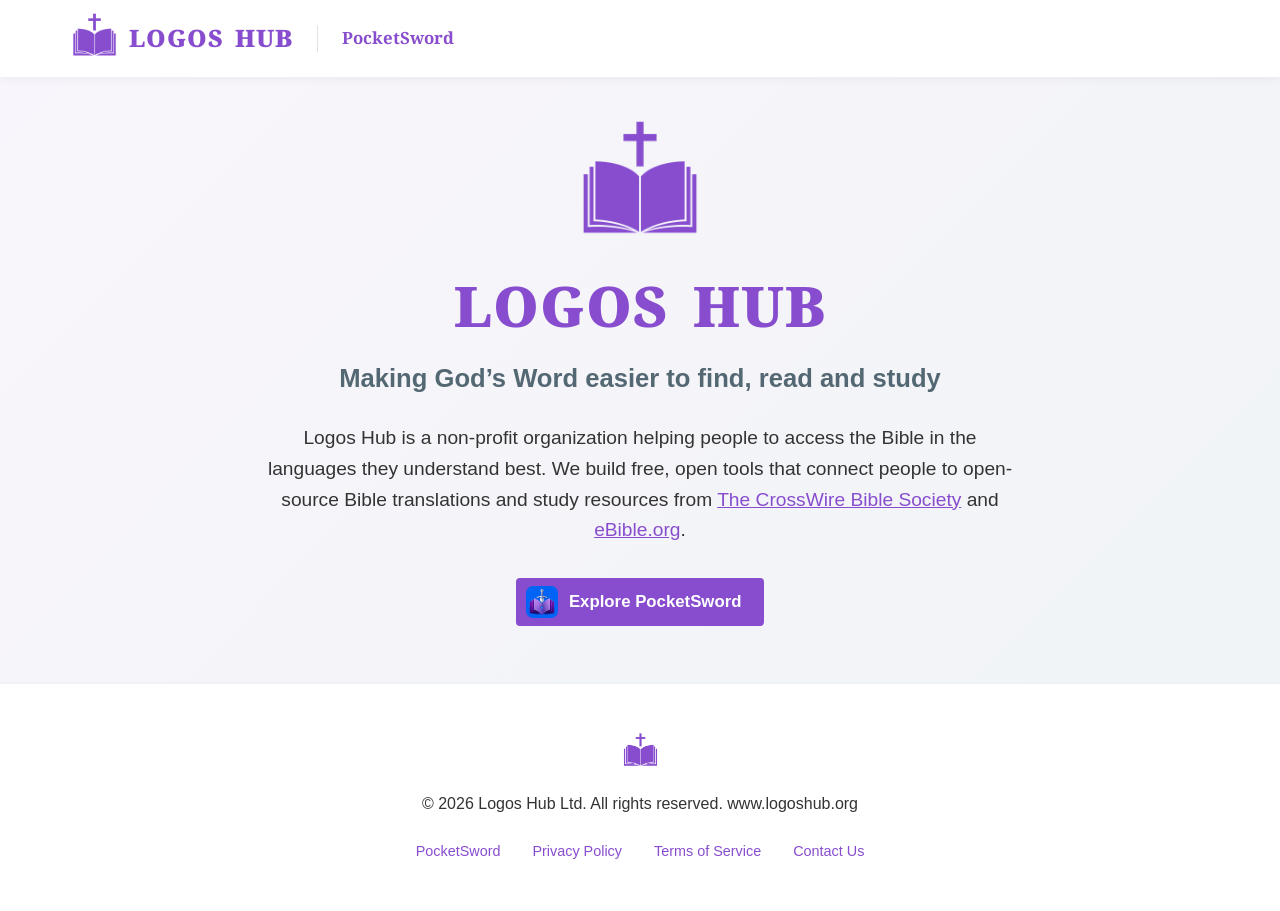
<file: index.html>
<!DOCTYPE html>
<html lang="en">
<head>
    <meta charset="UTF-8">
    <meta name="viewport" content="width=device-width, initial-scale=1.0">
    <title>Logos Hub - A Digital Platform for God's Word</title>
    <meta name="description" content="Making God’s Word easier to find, read and study. Logos Hub is a non-profit organization helping people to access the Bible in the languages they understand best, with free, open tools built on open-source Bible translations and study resources from The CrossWire Bible Society and eBible.org.">
    <link rel="icon" type="image/png" href="assets/img/favicon.png">
    <link rel="preconnect" href="https://fonts.googleapis.com">
    <link rel="preconnect" href="https://fonts.gstatic.com" crossorigin>
    <link href="https://fonts.googleapis.com/css2?family=Noto+Serif:wght@700;800;900&display=swap" rel="stylesheet">
    <link rel="stylesheet" href="assets/css/style.css"></head>
<body>

    <!-- Header Navigation -->
    <header>
        <div class="nav-container">
            <a href="index.html" class="logo-area">
                <img class="logo-icon" src="assets/img/logo.png" alt="Logos Hub logo">
                <span class="logo-text">LOGOS HUB</span>
            </a>
            <nav aria-label="Main">
                <ul>
                    <li><a href="pocketsword.html">PocketSword</a></li>
                </ul>
            </nav>
        </div>
    </header>

    <!-- Hero Section -->
    <section class="hero">
        <div class="hero-container">
            <img class="hero-logo-large" src="assets/img/logo.png" alt="Logos Hub logo">
            <h1>LOGOS HUB</h1>
            <h2>Making God’s Word easier to find, read and study</h2>
            <p class="hero-description">
                Logos Hub is a non-profit organization helping people to access the Bible in the languages they understand best. We build free, open tools that connect people to open-source Bible translations and study resources from <a href="https://crosswire.org" rel="noopener">The CrossWire Bible Society</a> and <a href="https://ebible.org" rel="noopener">eBible.org</a>.
            </p>
            <div class="hero-buttons">
                <a href="pocketsword.html" class="btn-cta btn-app">
                    <img src="assets/img/pocketsword-icon.png" alt="" width="32" height="32">
                    <span>Explore PocketSword</span>
                </a>
            </div>
        </div>
    </section>

    <!-- Footer -->
    <footer>
        <div class="footer-container">
            <img class="footer-logo" src="assets/img/logo.png" alt="Logos Hub logo">
            <p>&copy; 2026 Logos Hub Ltd. All rights reserved. www.logoshub.org</p>
            <div class="footer-links">
                <a href="pocketsword.html">PocketSword</a>
                <a href="privacy.html">Privacy Policy</a>
                <a href="terms.html">Terms of Service</a>
                <a href="contact.html">Contact Us</a>
            </div>
        </div>
    </footer>

</body>
</html>
</file>
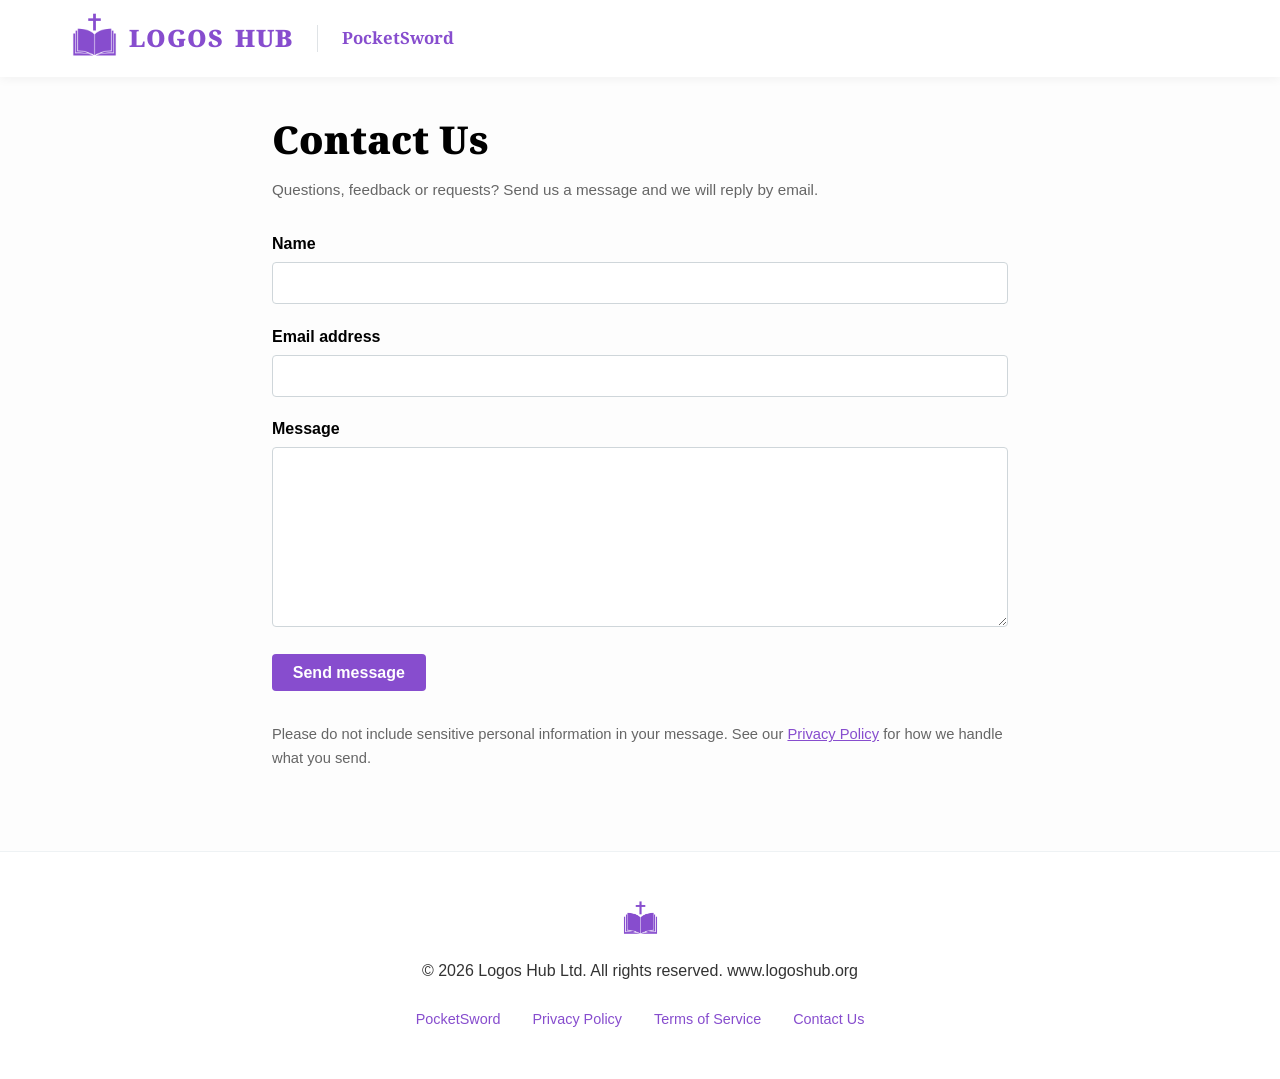
<file: contact.html>
<!DOCTYPE html>
<html lang="en">
<head>
    <meta charset="UTF-8">
    <meta name="viewport" content="width=device-width, initial-scale=1.0">
    <title>Contact - Logos Hub</title>
    <meta name="description" content="Send a message to the Logos Hub team.">
    <link rel="icon" type="image/png" href="assets/img/favicon.png">
    <link rel="preconnect" href="https://fonts.googleapis.com">
    <link rel="preconnect" href="https://fonts.gstatic.com" crossorigin>
    <link href="https://fonts.googleapis.com/css2?family=Noto+Serif:wght@700;800;900&display=swap" rel="stylesheet">
    <link rel="stylesheet" href="assets/css/style.css">
    <script src="assets/js/contact-form.js" defer></script>
</head>
<body>

    <header>
        <div class="nav-container">
            <a href="index.html" class="logo-area">
                <img class="logo-icon" src="assets/img/logo.png" alt="Logos Hub logo">
                <span class="logo-text">LOGOS HUB</span>
            </a>
            <nav aria-label="Main">
                <ul>
                    <li><a href="pocketsword.html">PocketSword</a></li>
                </ul>
            </nav>
        </div>
    </header>

    <main class="legal">
        <h1>Contact Us</h1>
        <p class="updated">Questions, feedback or requests? Send us a message and we will reply by email.</p>

        <form id="contact-form" class="contact-form" novalidate>
            <div class="field">
                <label for="name">Name</label>
                <input type="text" id="name" name="name" maxlength="100" autocomplete="name" required>
            </div>

            <div class="field">
                <label for="email">Email address</label>
                <input type="email" id="email" name="email" maxlength="254" autocomplete="email" required>
            </div>

            <div class="field">
                <label for="message">Message</label>
                <textarea id="message" name="message" maxlength="5000" required></textarea>
            </div>

            <!-- Spam trap: real visitors never see or fill this in. -->
            <div class="hp" aria-hidden="true">
                <label for="company_url">Leave this field empty</label>
                <input type="text" id="company_url" name="company_url" tabindex="-1" autocomplete="off">
            </div>

            <button type="submit" class="btn-cta">Send message</button>

            <p id="form-status" class="form-status" role="status" aria-live="polite"></p>
            <noscript><p class="form-status error">Please turn on JavaScript to send a message.</p></noscript>
        </form>

        <p class="form-note">Please do not include sensitive personal information in your message. See our <a href="privacy.html">Privacy Policy</a> for how we handle what you send.</p>
    </main>

    <footer>
        <div class="footer-container">
            <img class="footer-logo" src="assets/img/logo.png" alt="Logos Hub logo">
            <p>&copy; 2026 Logos Hub Ltd. All rights reserved. www.logoshub.org</p>
            <div class="footer-links">
                <a href="pocketsword.html">PocketSword</a>
                <a href="privacy.html">Privacy Policy</a>
                <a href="terms.html">Terms of Service</a>
                <a href="contact.html">Contact Us</a>
            </div>
        </div>
    </footer>

</body>
</html>
</file>
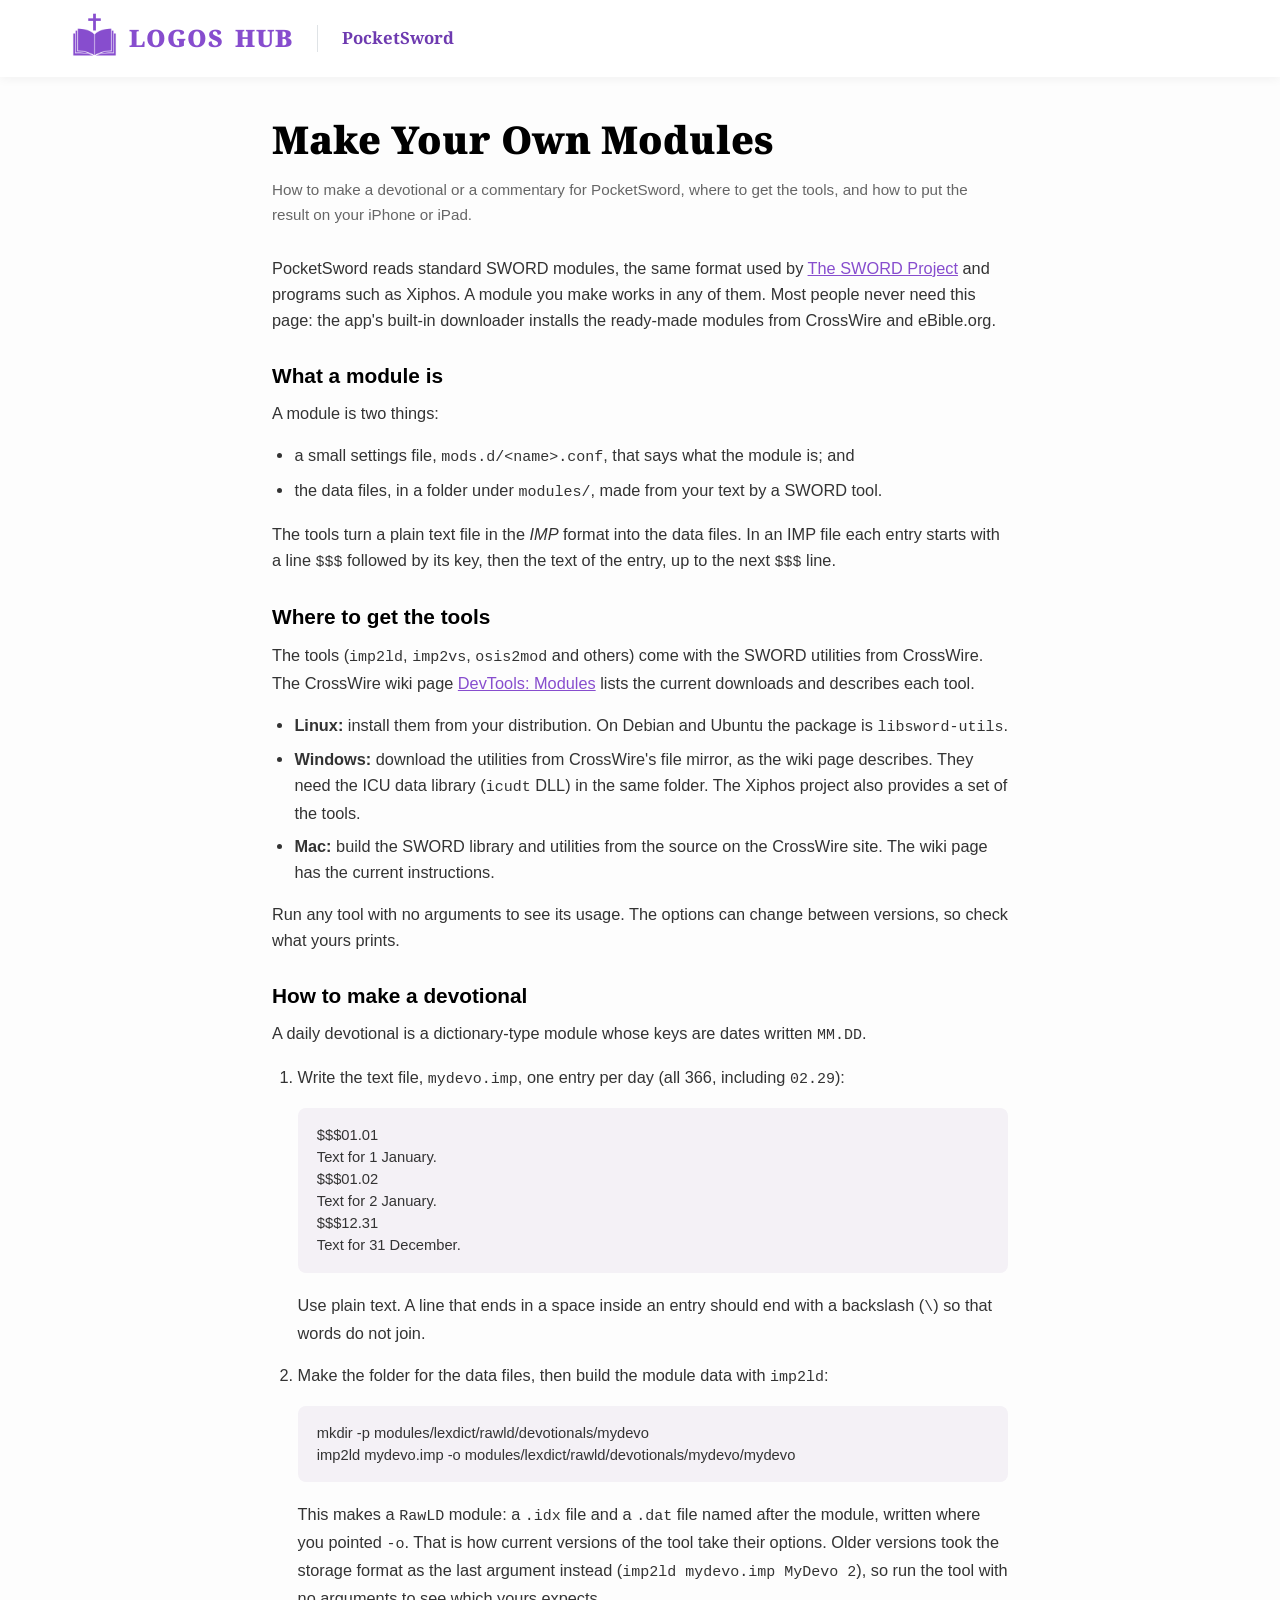
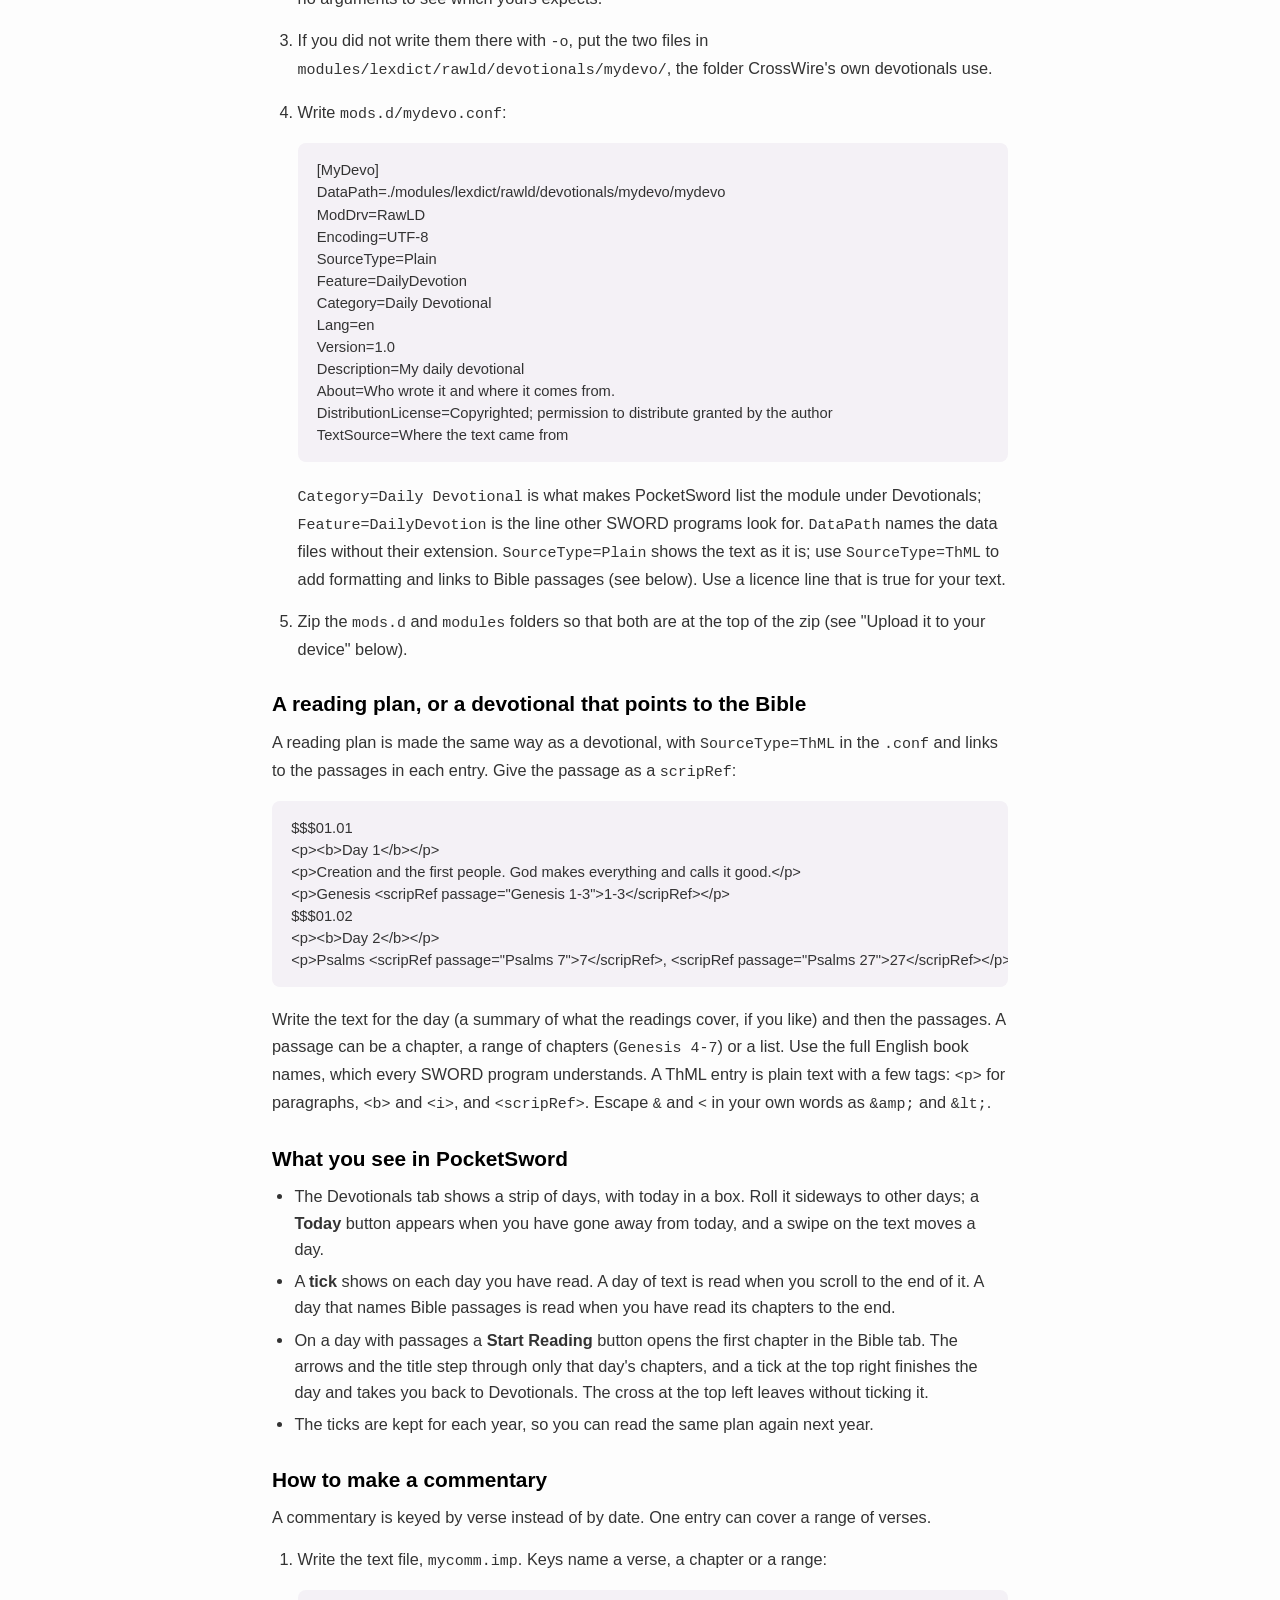
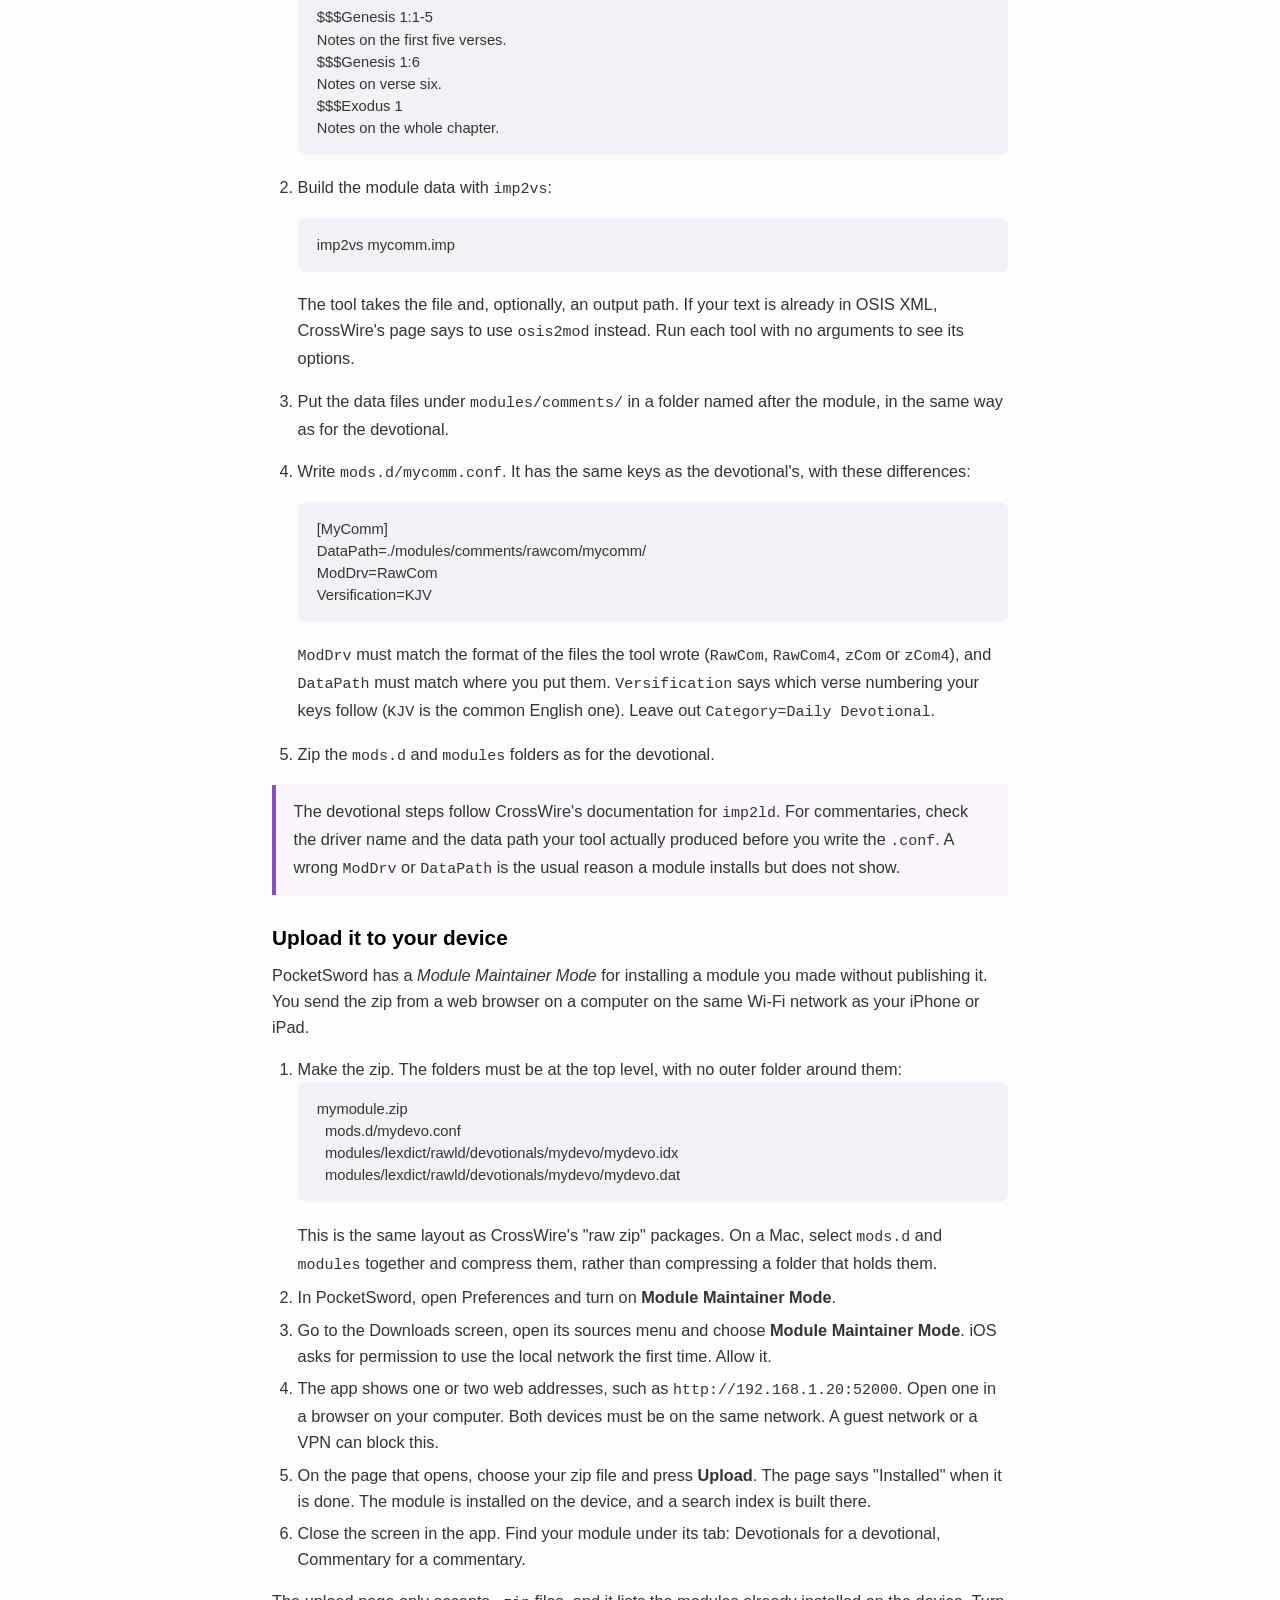
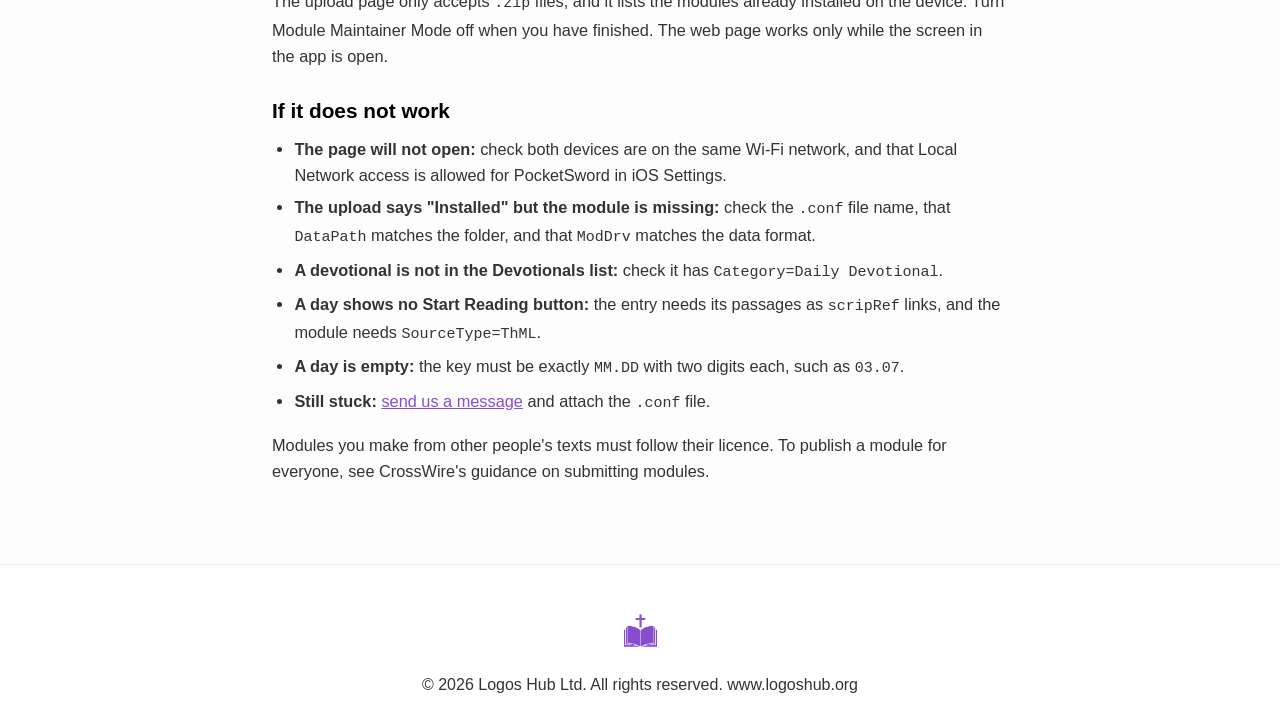
<file: pocketsword-modules.html>
<!DOCTYPE html>
<html lang="en">
<head>
    <meta charset="UTF-8">
    <meta name="viewport" content="width=device-width, initial-scale=1.0">
    <title>Make Your Own Modules - PocketSword - Logos Hub</title>
    <meta name="description" content="How to make a devotional or commentary module for PocketSword, where to get the tools, and how to upload it to your iPhone or iPad.">
    <link rel="icon" type="image/png" href="assets/img/favicon.png">
    <link rel="preconnect" href="https://fonts.googleapis.com">
    <link rel="preconnect" href="https://fonts.gstatic.com" crossorigin>
    <link href="https://fonts.googleapis.com/css2?family=Noto+Serif:wght@700;800;900&display=swap" rel="stylesheet">
    <link rel="stylesheet" href="assets/css/style.css">
</head>
<body>

    <header>
        <div class="nav-container">
            <a href="index.html" class="logo-area">
                <img class="logo-icon" src="assets/img/logo.png" alt="Logos Hub logo">
                <span class="logo-text">LOGOS HUB</span>
            </a>
            <nav aria-label="Main">
                <ul>
                    <li><a href="pocketsword.html" aria-current="page">PocketSword</a></li>
                </ul>
            </nav>
        </div>
    </header>

    <main class="legal">
        <h1>Make Your Own Modules</h1>
        <p class="updated">How to make a devotional or a commentary for PocketSword, where to get the tools, and how to put the result on your iPhone or iPad.</p>

        <p>PocketSword reads standard SWORD modules, the same format used by <a href="https://crosswire.org/sword/index.jsp" rel="noopener">The SWORD Project</a> and programs such as Xiphos. A module you make works in any of them. Most people never need this page: the app's built-in downloader installs the ready-made modules from CrossWire and eBible.org.</p>

        <h2>What a module is</h2>
        <p>A module is two things:</p>
        <ul>
            <li>a small settings file, <code>mods.d/&lt;name&gt;.conf</code>, that says what the module is; and</li>
            <li>the data files, in a folder under <code>modules/</code>, made from your text by a SWORD tool.</li>
        </ul>
        <p>The tools turn a plain text file in the <em>IMP</em> format into the data files. In an IMP file each entry starts with a line <code>$$$</code> followed by its key, then the text of the entry, up to the next <code>$$$</code> line.</p>

        <h2>Where to get the tools</h2>
        <p>The tools (<code>imp2ld</code>, <code>imp2vs</code>, <code>osis2mod</code> and others) come with the SWORD utilities from CrossWire. The CrossWire wiki page <a href="https://wiki.crosswire.org/DevTools:Modules" rel="noopener">DevTools: Modules</a> lists the current downloads and describes each tool.</p>
        <ul>
            <li><strong>Linux:</strong> install them from your distribution. On Debian and Ubuntu the package is <code>libsword-utils</code>.</li>
            <li><strong>Windows:</strong> download the utilities from CrossWire's file mirror, as the wiki page describes. They need the ICU data library (<code>icudt</code> DLL) in the same folder. The Xiphos project also provides a set of the tools.</li>
            <li><strong>Mac:</strong> build the SWORD library and utilities from the source on the CrossWire site. The wiki page has the current instructions.</li>
        </ul>
        <p>Run any tool with no arguments to see its usage. The options can change between versions, so check what yours prints.</p>

        <h2>How to make a devotional</h2>
        <p>A daily devotional is a dictionary-type module whose keys are dates written <code>MM.DD</code>.</p>
        <ol>
            <li>
                <p>Write the text file, <code>mydevo.imp</code>, one entry per day (all 366, including <code>02.29</code>):</p>
<pre>$$$01.01
Text for 1 January.
$$$01.02
Text for 2 January.
$$$12.31
Text for 31 December.</pre>
                <p>Use plain text. A line that ends in a space inside an entry should end with a backslash (<code>\</code>) so that words do not join.</p>
            </li>
            <li>
                <p>Make the folder for the data files, then build the module data with <code>imp2ld</code>:</p>
<pre>mkdir -p modules/lexdict/rawld/devotionals/mydevo
imp2ld mydevo.imp -o modules/lexdict/rawld/devotionals/mydevo/mydevo</pre>
                <p>This makes a <code>RawLD</code> module: a <code>.idx</code> file and a <code>.dat</code> file named after the module, written where you pointed <code>-o</code>. That is how current versions of the tool take their options. Older versions took the storage format as the last argument instead (<code>imp2ld mydevo.imp MyDevo 2</code>), so run the tool with no arguments to see which yours expects.</p>
            </li>
            <li>
                <p>If you did not write them there with <code>-o</code>, put the two files in <code>modules/lexdict/rawld/devotionals/mydevo/</code>, the folder CrossWire's own devotionals use.</p>
            </li>
            <li>
                <p>Write <code>mods.d/mydevo.conf</code>:</p>
<pre>[MyDevo]
DataPath=./modules/lexdict/rawld/devotionals/mydevo/mydevo
ModDrv=RawLD
Encoding=UTF-8
SourceType=Plain
Feature=DailyDevotion
Category=Daily Devotional
Lang=en
Version=1.0
Description=My daily devotional
About=Who wrote it and where it comes from.
DistributionLicense=Copyrighted; permission to distribute granted by the author
TextSource=Where the text came from</pre>
                <p><code>Category=Daily Devotional</code> is what makes PocketSword list the module under Devotionals; <code>Feature=DailyDevotion</code> is the line other SWORD programs look for. <code>DataPath</code> names the data files without their extension. <code>SourceType=Plain</code> shows the text as it is; use <code>SourceType=ThML</code> to add formatting and links to Bible passages (see below). Use a licence line that is true for your text.</p>
            </li>
            <li>
                <p>Zip the <code>mods.d</code> and <code>modules</code> folders so that both are at the top of the zip (see "Upload it to your device" below).</p>
            </li>
        </ol>

        <h2>A reading plan, or a devotional that points to the Bible</h2>
        <p>A reading plan is made the same way as a devotional, with <code>SourceType=ThML</code> in the <code>.conf</code> and links to the passages in each entry. Give the passage as a <code>scripRef</code>:</p>
<pre>$$$01.01
&lt;p&gt;&lt;b&gt;Day 1&lt;/b&gt;&lt;/p&gt;
&lt;p&gt;Creation and the first people. God makes everything and calls it good.&lt;/p&gt;
&lt;p&gt;Genesis &lt;scripRef passage="Genesis 1-3"&gt;1-3&lt;/scripRef&gt;&lt;/p&gt;
$$$01.02
&lt;p&gt;&lt;b&gt;Day 2&lt;/b&gt;&lt;/p&gt;
&lt;p&gt;Psalms &lt;scripRef passage="Psalms 7"&gt;7&lt;/scripRef&gt;, &lt;scripRef passage="Psalms 27"&gt;27&lt;/scripRef&gt;&lt;/p&gt;</pre>
        <p>Write the text for the day (a summary of what the readings cover, if you like) and then the passages. A passage can be a chapter, a range of chapters (<code>Genesis 4-7</code>) or a list. Use the full English book names, which every SWORD program understands. A ThML entry is plain text with a few tags: <code>&lt;p&gt;</code> for paragraphs, <code>&lt;b&gt;</code> and <code>&lt;i&gt;</code>, and <code>&lt;scripRef&gt;</code>. Escape <code>&amp;</code> and <code>&lt;</code> in your own words as <code>&amp;amp;</code> and <code>&amp;lt;</code>.</p>

        <h2>What you see in PocketSword</h2>
        <ul>
            <li>The Devotionals tab shows a strip of days, with today in a box. Roll it sideways to other days; a <strong>Today</strong> button appears when you have gone away from today, and a swipe on the text moves a day.</li>
            <li>A <strong>tick</strong> shows on each day you have read. A day of text is read when you scroll to the end of it. A day that names Bible passages is read when you have read its chapters to the end.</li>
            <li>On a day with passages a <strong>Start Reading</strong> button opens the first chapter in the Bible tab. The arrows and the title step through only that day's chapters, and a tick at the top right finishes the day and takes you back to Devotionals. The cross at the top left leaves without ticking it.</li>
            <li>The ticks are kept for each year, so you can read the same plan again next year.</li>
        </ul>

        <h2>How to make a commentary</h2>
        <p>A commentary is keyed by verse instead of by date. One entry can cover a range of verses.</p>
        <ol>
            <li>
                <p>Write the text file, <code>mycomm.imp</code>. Keys name a verse, a chapter or a range:</p>
<pre>$$$Genesis 1:1-5
Notes on the first five verses.
$$$Genesis 1:6
Notes on verse six.
$$$Exodus 1
Notes on the whole chapter.</pre>
            </li>
            <li>
                <p>Build the module data with <code>imp2vs</code>:</p>
<pre>imp2vs mycomm.imp</pre>
                <p>The tool takes the file and, optionally, an output path. If your text is already in OSIS XML, CrossWire's page says to use <code>osis2mod</code> instead. Run each tool with no arguments to see its options.</p>
            </li>
            <li>
                <p>Put the data files under <code>modules/comments/</code> in a folder named after the module, in the same way as for the devotional.</p>
            </li>
            <li>
                <p>Write <code>mods.d/mycomm.conf</code>. It has the same keys as the devotional's, with these differences:</p>
<pre>[MyComm]
DataPath=./modules/comments/rawcom/mycomm/
ModDrv=RawCom
Versification=KJV</pre>
                <p><code>ModDrv</code> must match the format of the files the tool wrote (<code>RawCom</code>, <code>RawCom4</code>, <code>zCom</code> or <code>zCom4</code>), and <code>DataPath</code> must match where you put them. <code>Versification</code> says which verse numbering your keys follow (<code>KJV</code> is the common English one). Leave out <code>Category=Daily Devotional</code>.</p>
            </li>
            <li>
                <p>Zip the <code>mods.d</code> and <code>modules</code> folders as for the devotional.</p>
            </li>
        </ol>
        <p class="note">The devotional steps follow CrossWire's documentation for <code>imp2ld</code>. For commentaries, check the driver name and the data path your tool actually produced before you write the <code>.conf</code>. A wrong <code>ModDrv</code> or <code>DataPath</code> is the usual reason a module installs but does not show.</p>

        <h2>Upload it to your device</h2>
        <p>PocketSword has a <em>Module Maintainer Mode</em> for installing a module you made without publishing it. You send the zip from a web browser on a computer on the same Wi-Fi network as your iPhone or iPad.</p>
        <ol>
            <li>Make the zip. The folders must be at the top level, with no outer folder around them:
<pre>mymodule.zip
  mods.d/mydevo.conf
  modules/lexdict/rawld/devotionals/mydevo/mydevo.idx
  modules/lexdict/rawld/devotionals/mydevo/mydevo.dat</pre>
                This is the same layout as CrossWire's "raw zip" packages. On a Mac, select <code>mods.d</code> and <code>modules</code> together and compress them, rather than compressing a folder that holds them.
            </li>
            <li>In PocketSword, open Preferences and turn on <strong>Module Maintainer Mode</strong>.</li>
            <li>Go to the Downloads screen, open its sources menu and choose <strong>Module Maintainer Mode</strong>. iOS asks for permission to use the local network the first time. Allow it.</li>
            <li>The app shows one or two web addresses, such as <code>http://192.168.1.20:52000</code>. Open one in a browser on your computer. Both devices must be on the same network. A guest network or a VPN can block this.</li>
            <li>On the page that opens, choose your zip file and press <strong>Upload</strong>. The page says "Installed" when it is done. The module is installed on the device, and a search index is built there.</li>
            <li>Close the screen in the app. Find your module under its tab: Devotionals for a devotional, Commentary for a commentary.</li>
        </ol>
        <p>The upload page only accepts <code>.zip</code> files, and it lists the modules already installed on the device. Turn Module Maintainer Mode off when you have finished. The web page works only while the screen in the app is open.</p>

        <h2>If it does not work</h2>
        <ul>
            <li><strong>The page will not open:</strong> check both devices are on the same Wi-Fi network, and that Local Network access is allowed for PocketSword in iOS Settings.</li>
            <li><strong>The upload says "Installed" but the module is missing:</strong> check the <code>.conf</code> file name, that <code>DataPath</code> matches the folder, and that <code>ModDrv</code> matches the data format.</li>
            <li><strong>A devotional is not in the Devotionals list:</strong> check it has <code>Category=Daily Devotional</code>.</li>
            <li><strong>A day shows no Start Reading button:</strong> the entry needs its passages as <code>scripRef</code> links, and the module needs <code>SourceType=ThML</code>.</li>
            <li><strong>A day is empty:</strong> the key must be exactly <code>MM.DD</code> with two digits each, such as <code>03.07</code>.</li>
            <li><strong>Still stuck:</strong> <a href="pocketsword-support.html">send us a message</a> and attach the <code>.conf</code> file.</li>
        </ul>

        <p>Modules you make from other people's texts must follow their licence. To publish a module for everyone, see CrossWire's guidance on submitting modules.</p>
    </main>

    <footer>
        <div class="footer-container">
            <img class="footer-logo" src="assets/img/logo.png" alt="Logos Hub logo">
            <p>&copy; 2026 Logos Hub Ltd. All rights reserved. www.logoshub.org</p>
            <div class="footer-links">
                <a href="pocketsword.html">PocketSword</a>
                <a href="privacy.html">Privacy Policy</a>
                <a href="terms.html">Terms of Service</a>
                <a href="contact.html">Contact Us</a>
            </div>
        </div>
    </footer>

</body>
</html>
</file>
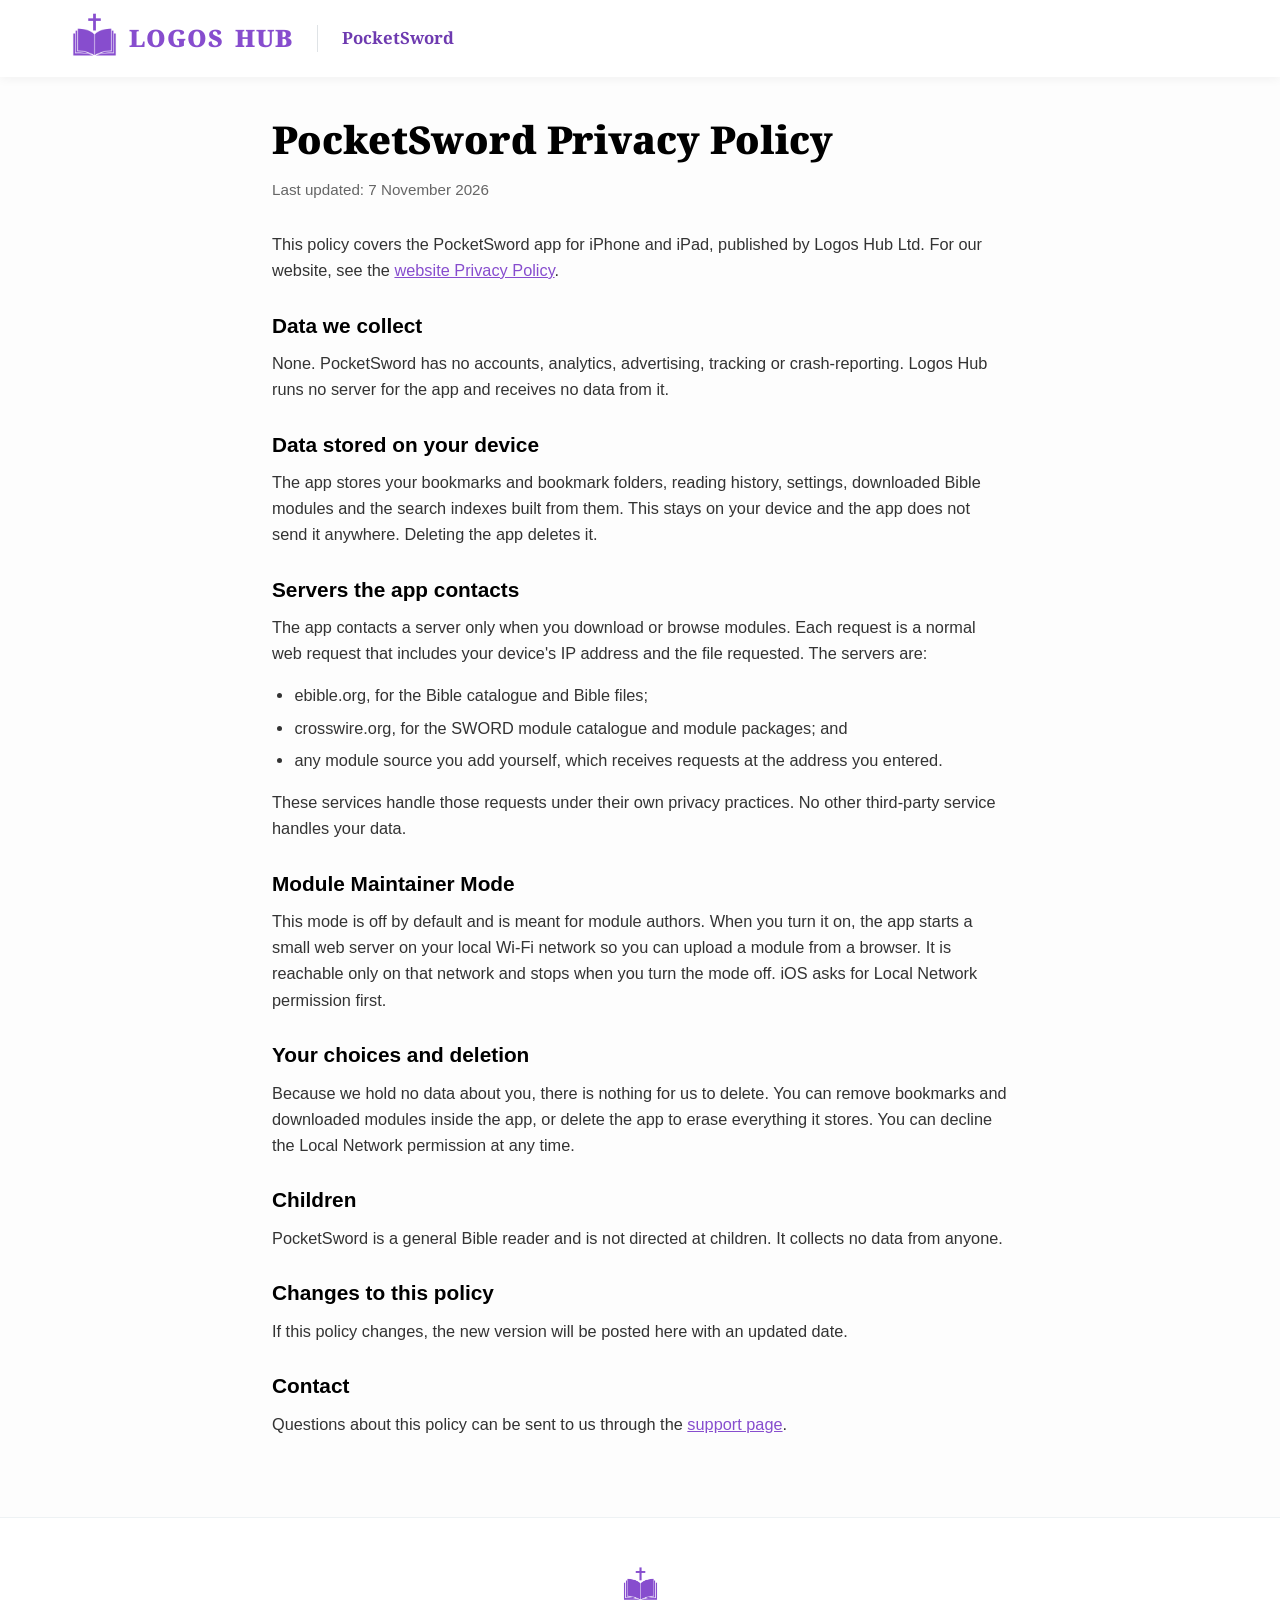
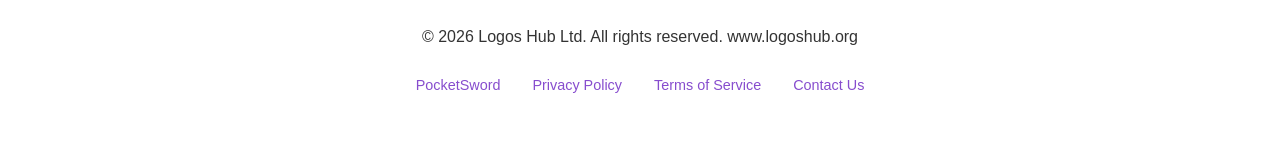
<file: pocketsword-privacy.html>
<!DOCTYPE html>
<html lang="en">
<head>
    <meta charset="UTF-8">
    <meta name="viewport" content="width=device-width, initial-scale=1.0">
    <title>PocketSword Privacy Policy - Logos Hub</title>
    <meta name="description" content="Privacy policy for the PocketSword app for iPhone and iPad.">
    <link rel="icon" type="image/png" href="assets/img/favicon.png">
    <link rel="preconnect" href="https://fonts.googleapis.com">
    <link rel="preconnect" href="https://fonts.gstatic.com" crossorigin>
    <link href="https://fonts.googleapis.com/css2?family=Noto+Serif:wght@700;800;900&display=swap" rel="stylesheet">
    <link rel="stylesheet" href="assets/css/style.css">
</head>
<body>

    <header>
        <div class="nav-container">
            <a href="index.html" class="logo-area">
                <img class="logo-icon" src="assets/img/logo.png" alt="Logos Hub logo">
                <span class="logo-text">LOGOS HUB</span>
            </a>
            <nav aria-label="Main">
                <ul>
                    <li><a href="pocketsword.html" aria-current="page">PocketSword</a></li>
                </ul>
            </nav>
        </div>
    </header>

    <main class="legal">
        <h1>PocketSword Privacy Policy</h1>
        <p class="updated">Last updated: 7 November 2026</p>

        <p>This policy covers the PocketSword app for iPhone and iPad, published by Logos Hub Ltd. For our website, see the <a href="privacy.html">website Privacy Policy</a>.</p>

        <h2>Data we collect</h2>
        <p>None. PocketSword has no accounts, analytics, advertising, tracking or crash-reporting. Logos Hub runs no server for the app and receives no data from it.</p>

        <h2>Data stored on your device</h2>
        <p>The app stores your bookmarks and bookmark folders, reading history, settings, downloaded Bible modules and the search indexes built from them. This stays on your device and the app does not send it anywhere. Deleting the app deletes it.</p>

        <h2>Servers the app contacts</h2>
        <p>The app contacts a server only when you download or browse modules. Each request is a normal web request that includes your device's IP address and the file requested. The servers are:</p>
        <ul>
            <li>ebible.org, for the Bible catalogue and Bible files;</li>
            <li>crosswire.org, for the SWORD module catalogue and module packages; and</li>
            <li>any module source you add yourself, which receives requests at the address you entered.</li>
        </ul>
        <p>These services handle those requests under their own privacy practices. No other third-party service handles your data.</p>

        <h2>Module Maintainer Mode</h2>
        <p>This mode is off by default and is meant for module authors. When you turn it on, the app starts a small web server on your local Wi-Fi network so you can upload a module from a browser. It is reachable only on that network and stops when you turn the mode off. iOS asks for Local Network permission first.</p>

        <h2>Your choices and deletion</h2>
        <p>Because we hold no data about you, there is nothing for us to delete. You can remove bookmarks and downloaded modules inside the app, or delete the app to erase everything it stores. You can decline the Local Network permission at any time.</p>

        <h2>Children</h2>
        <p>PocketSword is a general Bible reader and is not directed at children. It collects no data from anyone.</p>

        <h2>Changes to this policy</h2>
        <p>If this policy changes, the new version will be posted here with an updated date.</p>

        <h2>Contact</h2>
        <p>Questions about this policy can be sent to us through the <a href="pocketsword-support.html">support page</a>.</p>
    </main>

    <footer>
        <div class="footer-container">
            <img class="footer-logo" src="assets/img/logo.png" alt="Logos Hub logo">
            <p>&copy; 2026 Logos Hub Ltd. All rights reserved. www.logoshub.org</p>
            <div class="footer-links">
                <a href="pocketsword.html">PocketSword</a>
                <a href="privacy.html">Privacy Policy</a>
                <a href="terms.html">Terms of Service</a>
                <a href="contact.html">Contact Us</a>
            </div>
        </div>
    </footer>

</body>
</html>
</file>
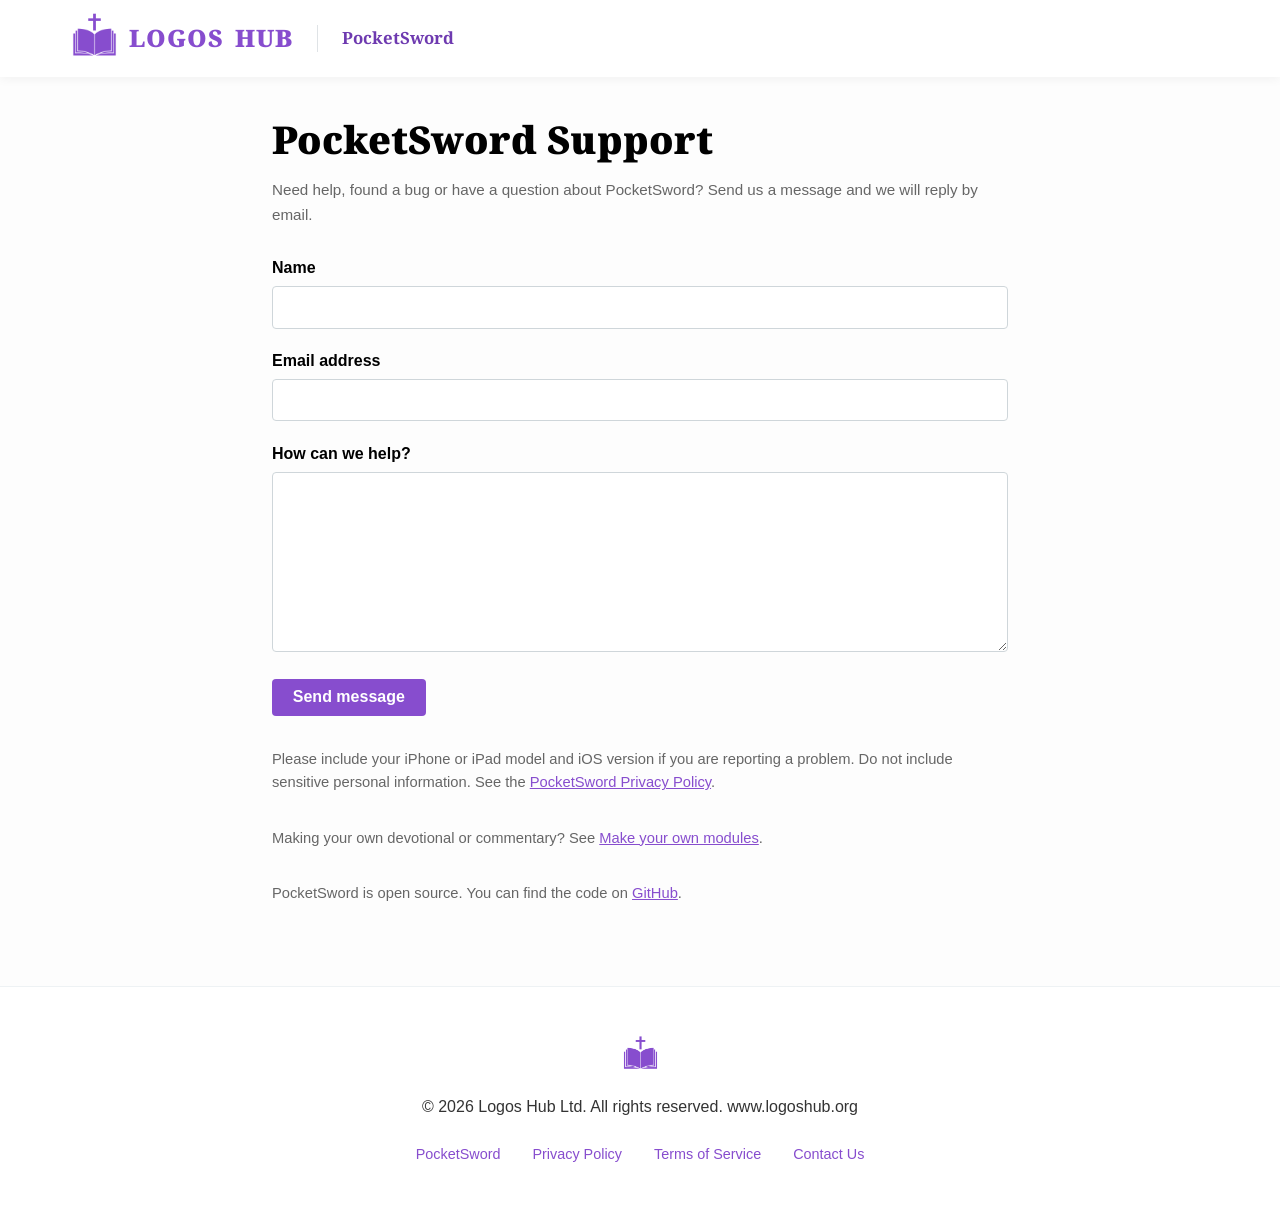
<file: pocketsword-support.html>
<!DOCTYPE html>
<html lang="en">
<head>
    <meta charset="UTF-8">
    <meta name="viewport" content="width=device-width, initial-scale=1.0">
    <title>PocketSword Support - Logos Hub</title>
    <meta name="description" content="Get help with the PocketSword app for iPhone and iPad.">
    <link rel="icon" type="image/png" href="assets/img/favicon.png">
    <link rel="preconnect" href="https://fonts.googleapis.com">
    <link rel="preconnect" href="https://fonts.gstatic.com" crossorigin>
    <link href="https://fonts.googleapis.com/css2?family=Noto+Serif:wght@700;800;900&display=swap" rel="stylesheet">
    <link rel="stylesheet" href="assets/css/style.css">
    <script src="assets/js/contact-form.js" defer></script>
</head>
<body>

    <header>
        <div class="nav-container">
            <a href="index.html" class="logo-area">
                <img class="logo-icon" src="assets/img/logo.png" alt="Logos Hub logo">
                <span class="logo-text">LOGOS HUB</span>
            </a>
            <nav aria-label="Main">
                <ul>
                    <li><a href="pocketsword.html" aria-current="page">PocketSword</a></li>
                </ul>
            </nav>
        </div>
    </header>

    <main class="legal">
        <h1>PocketSword Support</h1>
        <p class="updated">Need help, found a bug or have a question about PocketSword? Send us a message and we will reply by email.</p>

        <form id="contact-form" class="contact-form" data-topic="PocketSword support" novalidate>
            <div class="field">
                <label for="name">Name</label>
                <input type="text" id="name" name="name" maxlength="100" autocomplete="name" required>
            </div>

            <div class="field">
                <label for="email">Email address</label>
                <input type="email" id="email" name="email" maxlength="254" autocomplete="email" required>
            </div>

            <div class="field">
                <label for="message">How can we help?</label>
                <textarea id="message" name="message" maxlength="4900" required></textarea>
            </div>

            <!-- Spam trap: real visitors never see or fill this in. -->
            <div class="hp" aria-hidden="true">
                <label for="company_url">Leave this field empty</label>
                <input type="text" id="company_url" name="company_url" tabindex="-1" autocomplete="off">
            </div>

            <button type="submit" class="btn-cta">Send message</button>

            <p id="form-status" class="form-status" role="status" aria-live="polite"></p>
            <noscript><p class="form-status error">Please turn on JavaScript to send a message.</p></noscript>
        </form>

        <p class="form-note">Please include your iPhone or iPad model and iOS version if you are reporting a problem. Do not include sensitive personal information. See the <a href="pocketsword-privacy.html">PocketSword Privacy Policy</a>.</p>

        <p class="form-note">Making your own devotional or commentary? See <a href="pocketsword-modules.html">Make your own modules</a>.</p>

        <p class="form-note">PocketSword is open source. You can find the code on <a href="https://github.com/logoshub-org/pocketsword" rel="noopener">GitHub</a>.</p>
    </main>

    <footer>
        <div class="footer-container">
            <img class="footer-logo" src="assets/img/logo.png" alt="Logos Hub logo">
            <p>&copy; 2026 Logos Hub Ltd. All rights reserved. www.logoshub.org</p>
            <div class="footer-links">
                <a href="pocketsword.html">PocketSword</a>
                <a href="privacy.html">Privacy Policy</a>
                <a href="terms.html">Terms of Service</a>
                <a href="contact.html">Contact Us</a>
            </div>
        </div>
    </footer>

</body>
</html>
</file>
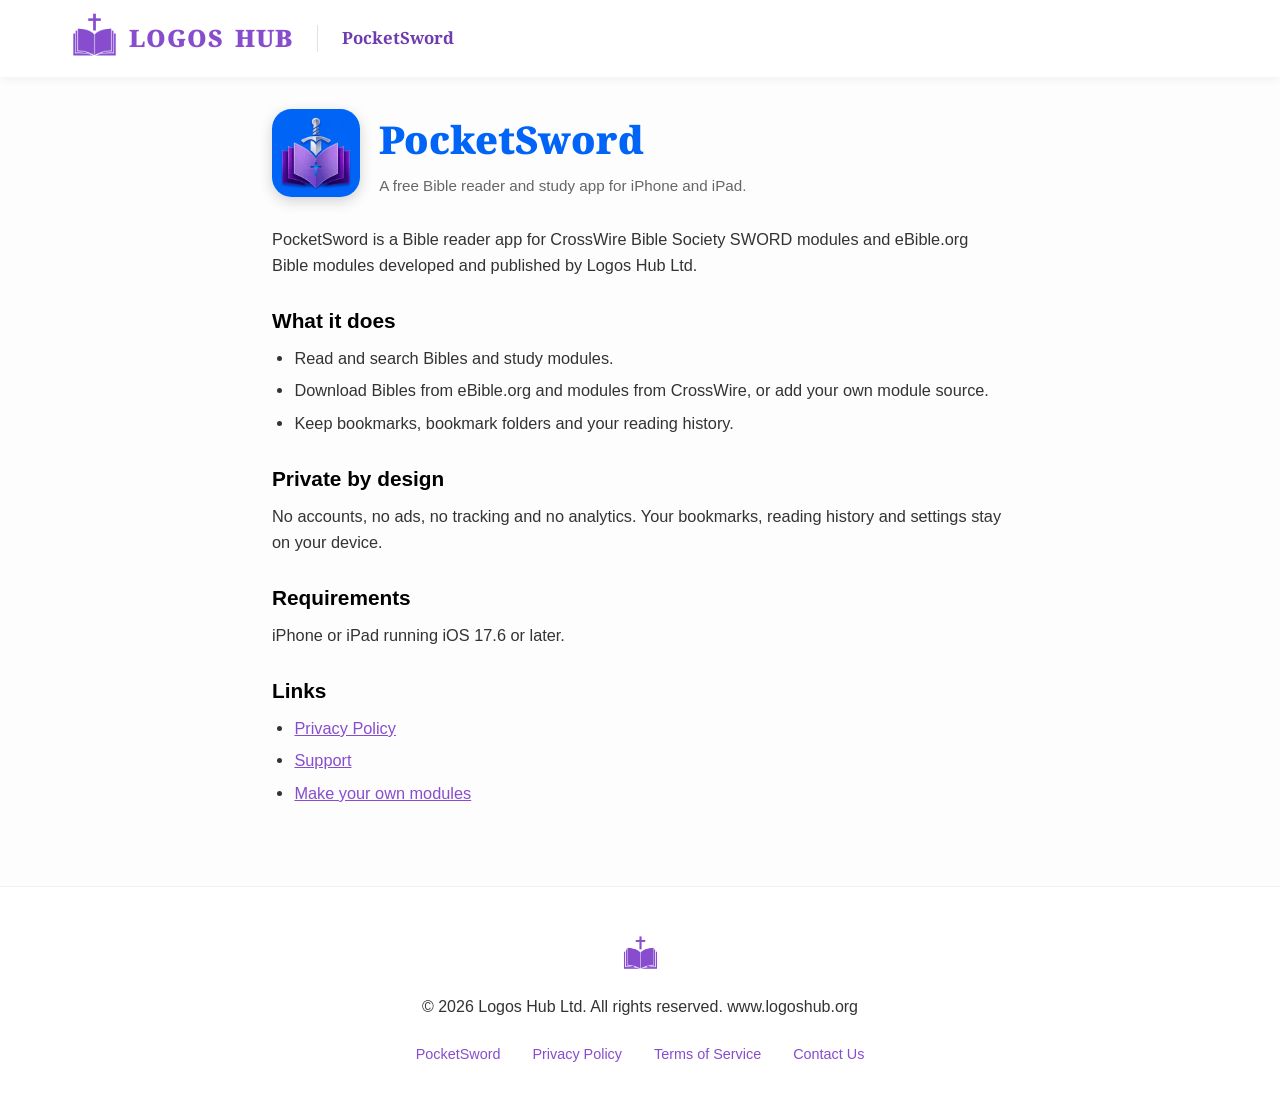
<file: pocketsword.html>
<!DOCTYPE html>
<html lang="en">
<head>
    <meta charset="UTF-8">
    <meta name="viewport" content="width=device-width, initial-scale=1.0">
    <title>PocketSword - Logos Hub</title>
    <meta name="description" content="PocketSword is a free Bible reader and study app for iPhone and iPad.">
    <link rel="icon" type="image/png" href="assets/img/favicon.png">
    <link rel="preconnect" href="https://fonts.googleapis.com">
    <link rel="preconnect" href="https://fonts.gstatic.com" crossorigin>
    <link href="https://fonts.googleapis.com/css2?family=Noto+Serif:wght@700;800;900&display=swap" rel="stylesheet">
    <link rel="stylesheet" href="assets/css/style.css">
</head>
<body>

    <header>
        <div class="nav-container">
            <a href="index.html" class="logo-area">
                <img class="logo-icon" src="assets/img/logo.png" alt="Logos Hub logo">
                <span class="logo-text">LOGOS HUB</span>
            </a>
            <nav aria-label="Main">
                <ul>
                    <li><a href="pocketsword.html" aria-current="page">PocketSword</a></li>
                </ul>
            </nav>
        </div>
    </header>

    <main class="legal">
        <div class="app-heading">
            <img class="app-icon" src="assets/img/pocketsword-icon.png" alt="PocketSword app icon" width="88" height="88">
            <div>
                <h1>PocketSword</h1>
                <p class="updated">A free Bible reader and study app for iPhone and iPad.</p>
            </div>
        </div>

        <p>PocketSword is a Bible reader app for CrossWire Bible Society SWORD modules and eBible.org Bible modules developed and published by Logos Hub Ltd.</p>

        <h2>What it does</h2>
        <ul>
            <li>Read and search Bibles and study modules.</li>
            <li>Download Bibles from eBible.org and modules from CrossWire, or add your own module source.</li>
            <li>Keep bookmarks, bookmark folders and your reading history.</li>
        </ul>

        <h2>Private by design</h2>
        <p>No accounts, no ads, no tracking and no analytics. Your bookmarks, reading history and settings stay on your device.</p>

        <h2>Requirements</h2>
        <p>iPhone or iPad running iOS 17.6 or later.</p>

        <h2>Links</h2>
        <ul>
            <li><a href="pocketsword-privacy.html">Privacy Policy</a></li>
            <li><a href="pocketsword-support.html">Support</a></li>
            <li><a href="pocketsword-modules.html">Make your own modules</a></li>
        </ul>
    </main>

    <footer>
        <div class="footer-container">
            <img class="footer-logo" src="assets/img/logo.png" alt="Logos Hub logo">
            <p>&copy; 2026 Logos Hub Ltd. All rights reserved. www.logoshub.org</p>
            <div class="footer-links">
                <a href="pocketsword.html">PocketSword</a>
                <a href="privacy.html">Privacy Policy</a>
                <a href="terms.html">Terms of Service</a>
                <a href="contact.html">Contact Us</a>
            </div>
        </div>
    </footer>

</body>
</html>
</file>
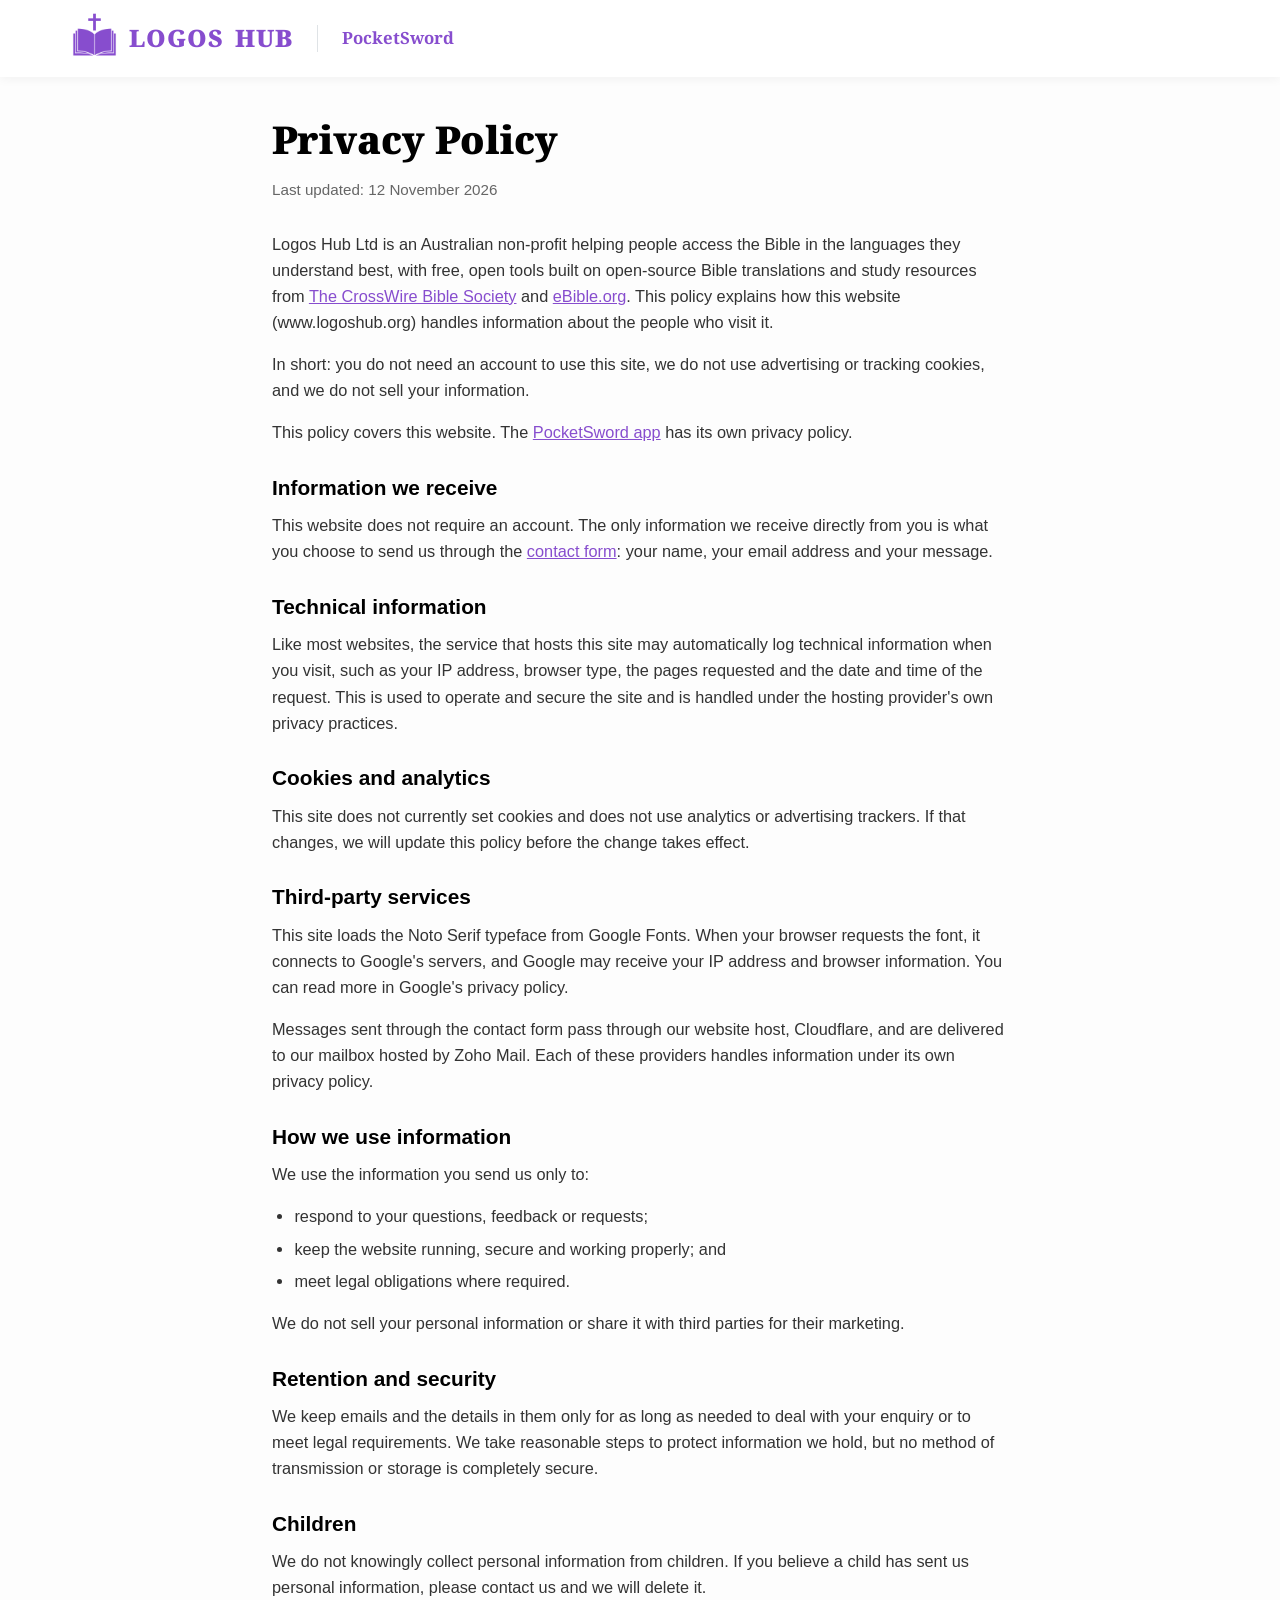
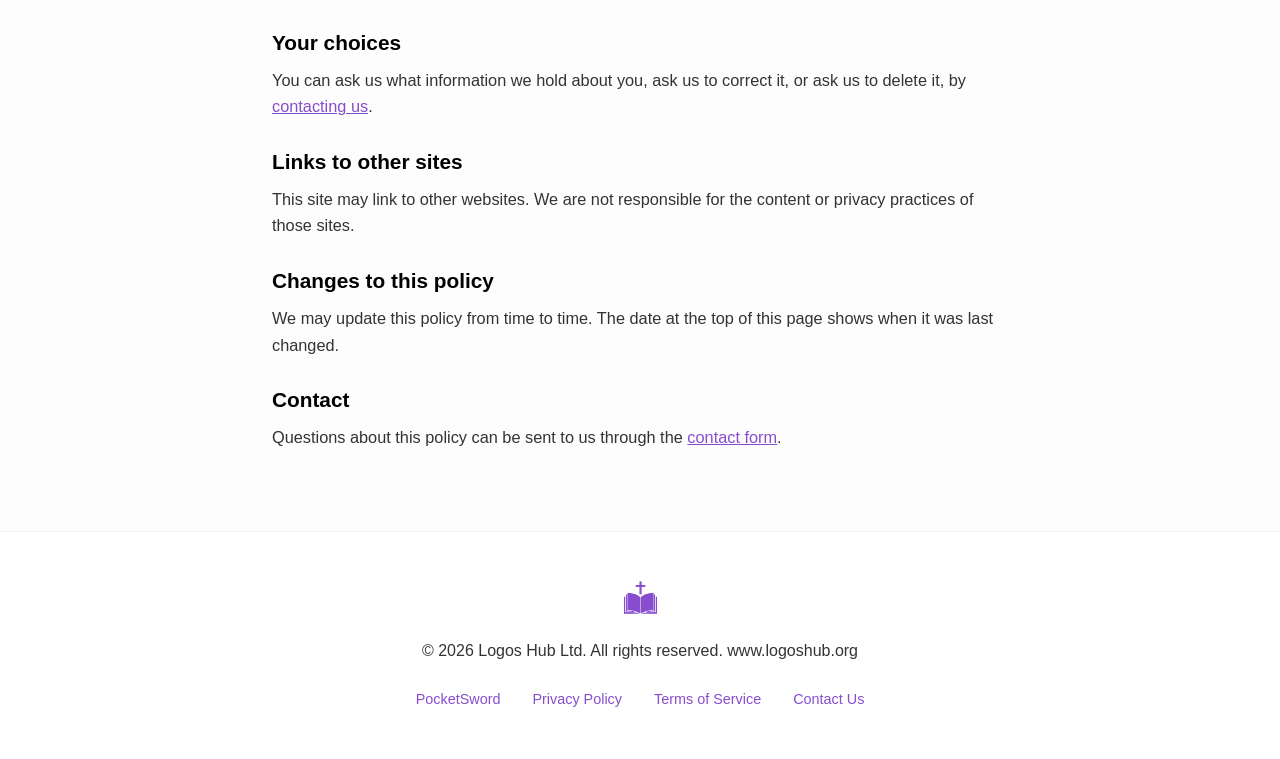
<file: privacy.html>
<!DOCTYPE html>
<html lang="en">
<head>
    <meta charset="UTF-8">
    <meta name="viewport" content="width=device-width, initial-scale=1.0">
    <title>Privacy Policy - Logos Hub</title>
    <meta name="description" content="How the Logos Hub website handles your information.">
    <link rel="icon" type="image/png" href="assets/img/favicon.png">
    <link rel="preconnect" href="https://fonts.googleapis.com">
    <link rel="preconnect" href="https://fonts.gstatic.com" crossorigin>
    <link href="https://fonts.googleapis.com/css2?family=Noto+Serif:wght@700;800;900&display=swap" rel="stylesheet">
    <link rel="stylesheet" href="assets/css/style.css"></head>
<body>

    <header>
        <div class="nav-container">
            <a href="index.html" class="logo-area">
                <img class="logo-icon" src="assets/img/logo.png" alt="Logos Hub logo">
                <span class="logo-text">LOGOS HUB</span>
            </a>
            <nav aria-label="Main">
                <ul>
                    <li><a href="pocketsword.html">PocketSword</a></li>
                </ul>
            </nav>
        </div>
    </header>

    <main class="legal">
        <h1>Privacy Policy</h1>
        <p class="updated">Last updated: 12 November 2026</p>

        <p>Logos Hub Ltd is an Australian non-profit helping people access the Bible in the languages they understand best, with free, open tools built on open-source Bible translations and study resources from <a href="https://crosswire.org" rel="noopener">The CrossWire Bible Society</a> and <a href="https://ebible.org" rel="noopener">eBible.org</a>. This policy explains how this website (www.logoshub.org) handles information about the people who visit it.</p>

        <p>In short: you do not need an account to use this site, we do not use advertising or tracking cookies, and we do not sell your information.</p>

        <p>This policy covers this website. The <a href="pocketsword-privacy.html">PocketSword app</a> has its own privacy policy.</p>

        <h2>Information we receive</h2>
        <p>This website does not require an account. The only information we receive directly from you is what you choose to send us through the <a href="contact.html">contact form</a>: your name, your email address and your message.</p>

        <h2>Technical information</h2>
        <p>Like most websites, the service that hosts this site may automatically log technical information when you visit, such as your IP address, browser type, the pages requested and the date and time of the request. This is used to operate and secure the site and is handled under the hosting provider's own privacy practices.</p>

        <h2>Cookies and analytics</h2>
        <p>This site does not currently set cookies and does not use analytics or advertising trackers. If that changes, we will update this policy before the change takes effect.</p>

        <h2>Third-party services</h2>
        <p>This site loads the Noto Serif typeface from Google Fonts. When your browser requests the font, it connects to Google's servers, and Google may receive your IP address and browser information. You can read more in Google's privacy policy.</p>
        <p>Messages sent through the contact form pass through our website host, Cloudflare, and are delivered to our mailbox hosted by Zoho Mail. Each of these providers handles information under its own privacy policy.</p>

        <h2>How we use information</h2>
        <p>We use the information you send us only to:</p>
        <ul>
            <li>respond to your questions, feedback or requests;</li>
            <li>keep the website running, secure and working properly; and</li>
            <li>meet legal obligations where required.</li>
        </ul>
        <p>We do not sell your personal information or share it with third parties for their marketing.</p>

        <h2>Retention and security</h2>
        <p>We keep emails and the details in them only for as long as needed to deal with your enquiry or to meet legal requirements. We take reasonable steps to protect information we hold, but no method of transmission or storage is completely secure.</p>

        <h2>Children</h2>
        <p>We do not knowingly collect personal information from children. If you believe a child has sent us personal information, please contact us and we will delete it.</p>

        <h2>Your choices</h2>
        <p>You can ask us what information we hold about you, ask us to correct it, or ask us to delete it, by <a href="contact.html">contacting us</a>.</p>

        <h2>Links to other sites</h2>
        <p>This site may link to other websites. We are not responsible for the content or privacy practices of those sites.</p>

        <h2>Changes to this policy</h2>
        <p>We may update this policy from time to time. The date at the top of this page shows when it was last changed.</p>

        <h2>Contact</h2>
        <p>Questions about this policy can be sent to us through the <a href="contact.html">contact form</a>.</p>
    </main>

    <footer>
        <div class="footer-container">
            <img class="footer-logo" src="assets/img/logo.png" alt="Logos Hub logo">
            <p>&copy; 2026 Logos Hub Ltd. All rights reserved. www.logoshub.org</p>
            <div class="footer-links">
                <a href="pocketsword.html">PocketSword</a>
                <a href="privacy.html">Privacy Policy</a>
                <a href="terms.html">Terms of Service</a>
                <a href="contact.html">Contact Us</a>
            </div>
        </div>
    </footer>

</body>
</html>
</file>
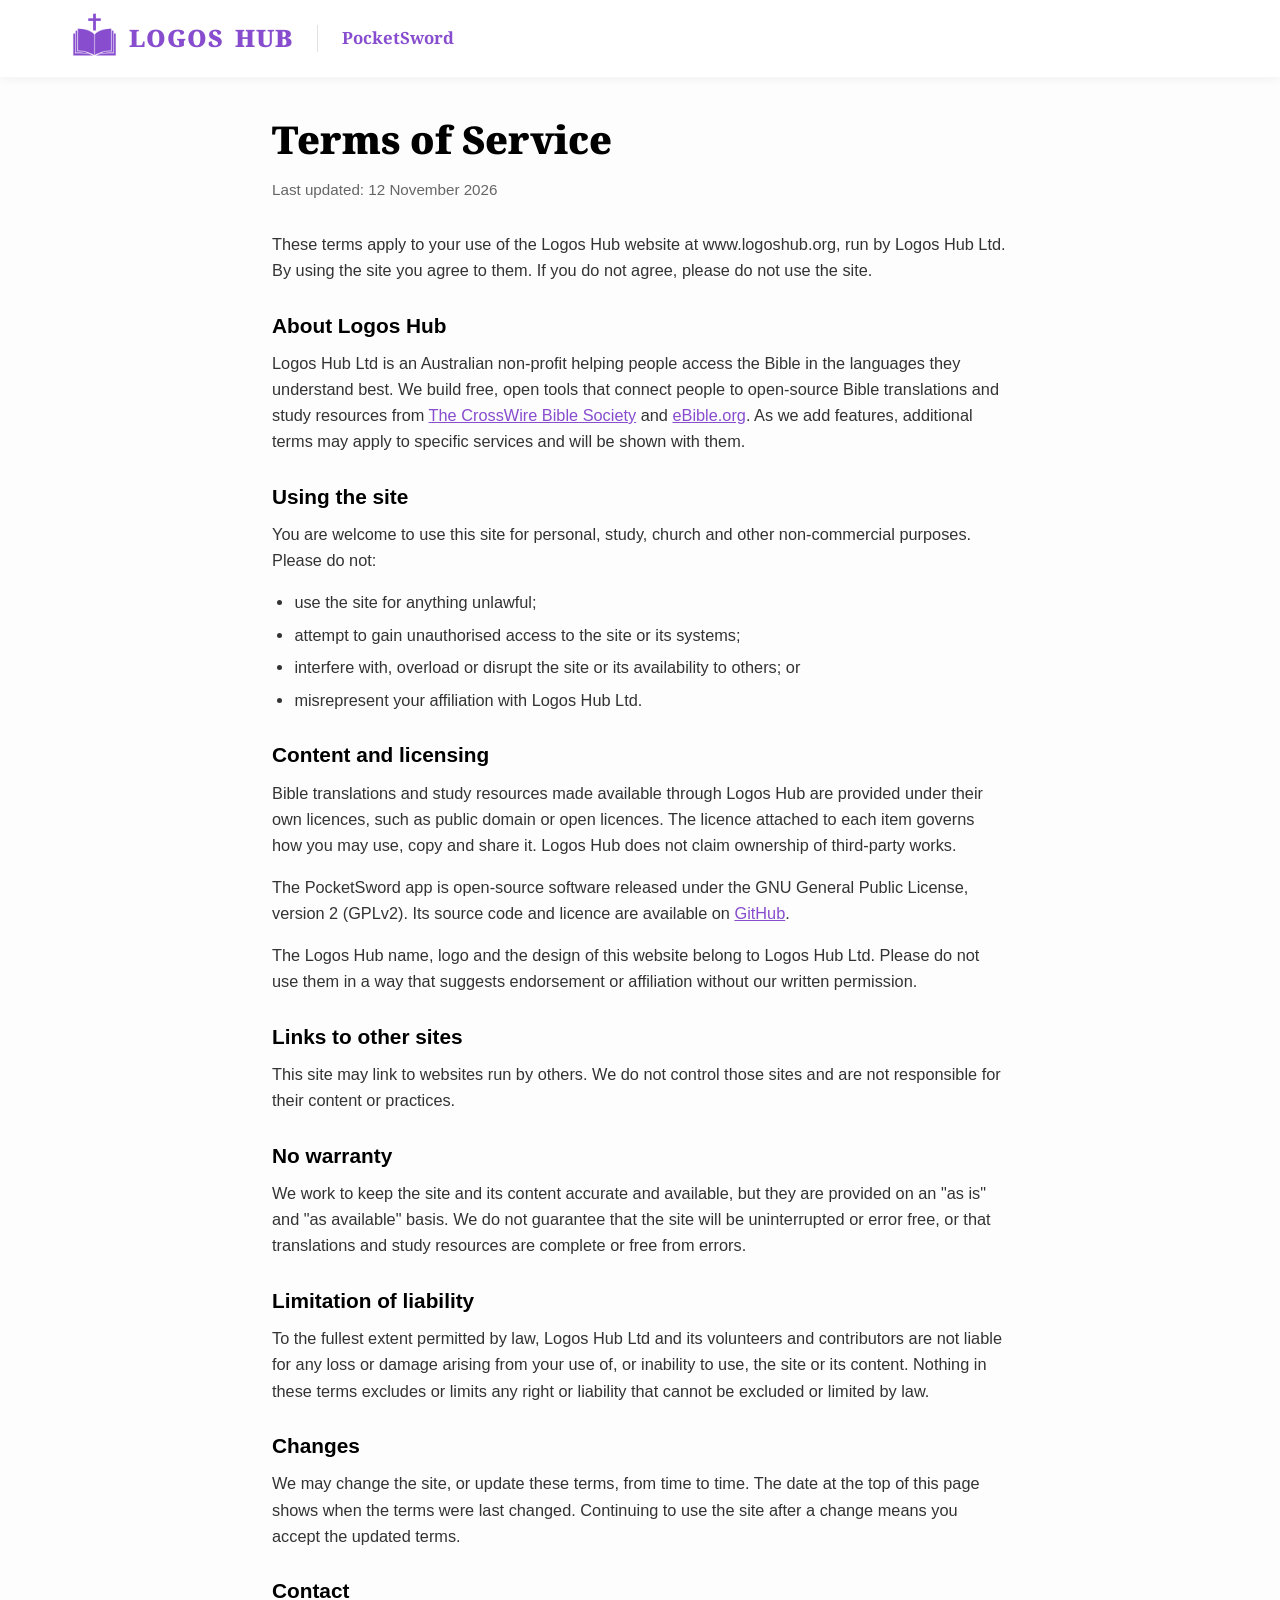
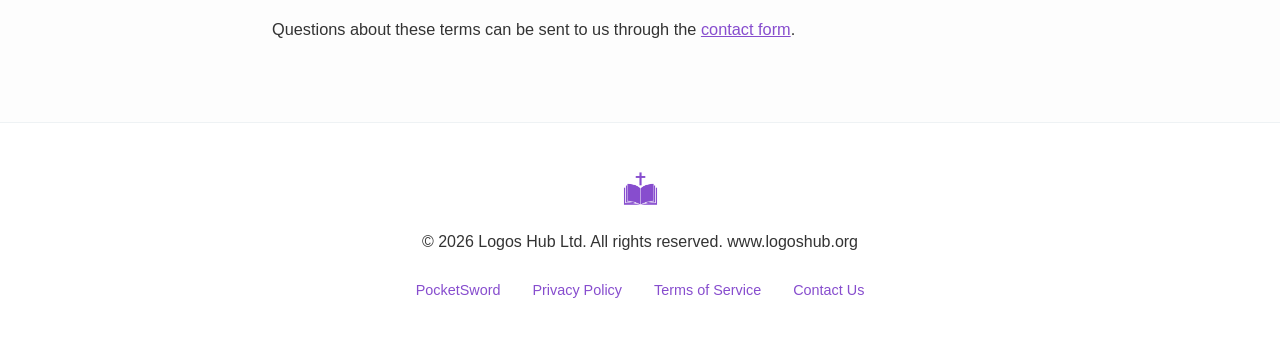
<file: terms.html>
<!DOCTYPE html>
<html lang="en">
<head>
    <meta charset="UTF-8">
    <meta name="viewport" content="width=device-width, initial-scale=1.0">
    <title>Terms of Service - Logos Hub</title>
    <meta name="description" content="The terms for using the Logos Hub website.">
    <link rel="icon" type="image/png" href="assets/img/favicon.png">
    <link rel="preconnect" href="https://fonts.googleapis.com">
    <link rel="preconnect" href="https://fonts.gstatic.com" crossorigin>
    <link href="https://fonts.googleapis.com/css2?family=Noto+Serif:wght@700;800;900&display=swap" rel="stylesheet">
    <link rel="stylesheet" href="assets/css/style.css"></head>
<body>

    <header>
        <div class="nav-container">
            <a href="index.html" class="logo-area">
                <img class="logo-icon" src="assets/img/logo.png" alt="Logos Hub logo">
                <span class="logo-text">LOGOS HUB</span>
            </a>
            <nav aria-label="Main">
                <ul>
                    <li><a href="pocketsword.html">PocketSword</a></li>
                </ul>
            </nav>
        </div>
    </header>

    <main class="legal">
        <h1>Terms of Service</h1>
        <p class="updated">Last updated: 12 November 2026</p>

        <p>These terms apply to your use of the Logos Hub website at www.logoshub.org, run by Logos Hub Ltd. By using the site you agree to them. If you do not agree, please do not use the site.</p>

        <h2>About Logos Hub</h2>
        <p>Logos Hub Ltd is an Australian non-profit helping people access the Bible in the languages they understand best. We build free, open tools that connect people to open-source Bible translations and study resources from <a href="https://crosswire.org" rel="noopener">The CrossWire Bible Society</a> and <a href="https://ebible.org" rel="noopener">eBible.org</a>. As we add features, additional terms may apply to specific services and will be shown with them.</p>

        <h2>Using the site</h2>
        <p>You are welcome to use this site for personal, study, church and other non-commercial purposes. Please do not:</p>
        <ul>
            <li>use the site for anything unlawful;</li>
            <li>attempt to gain unauthorised access to the site or its systems;</li>
            <li>interfere with, overload or disrupt the site or its availability to others; or</li>
            <li>misrepresent your affiliation with Logos Hub Ltd.</li>
        </ul>

        <h2>Content and licensing</h2>
        <p>Bible translations and study resources made available through Logos Hub are provided under their own licences, such as public domain or open licences. The licence attached to each item governs how you may use, copy and share it. Logos Hub does not claim ownership of third-party works.</p>
        <p>The PocketSword app is open-source software released under the GNU General Public License, version 2 (GPLv2). Its source code and licence are available on <a href="https://github.com/logoshub-org/pocketsword" rel="noopener">GitHub</a>.</p>
        <p>The Logos Hub name, logo and the design of this website belong to Logos Hub Ltd. Please do not use them in a way that suggests endorsement or affiliation without our written permission.</p>

        <h2>Links to other sites</h2>
        <p>This site may link to websites run by others. We do not control those sites and are not responsible for their content or practices.</p>

        <h2>No warranty</h2>
        <p>We work to keep the site and its content accurate and available, but they are provided on an "as is" and "as available" basis. We do not guarantee that the site will be uninterrupted or error free, or that translations and study resources are complete or free from errors.</p>

        <h2>Limitation of liability</h2>
        <p>To the fullest extent permitted by law, Logos Hub Ltd and its volunteers and contributors are not liable for any loss or damage arising from your use of, or inability to use, the site or its content. Nothing in these terms excludes or limits any right or liability that cannot be excluded or limited by law.</p>

        <h2>Changes</h2>
        <p>We may change the site, or update these terms, from time to time. The date at the top of this page shows when the terms were last changed. Continuing to use the site after a change means you accept the updated terms.</p>

        <h2>Contact</h2>
        <p>Questions about these terms can be sent to us through the <a href="contact.html">contact form</a>.</p>
    </main>

    <footer>
        <div class="footer-container">
            <img class="footer-logo" src="assets/img/logo.png" alt="Logos Hub logo">
            <p>&copy; 2026 Logos Hub Ltd. All rights reserved. www.logoshub.org</p>
            <div class="footer-links">
                <a href="pocketsword.html">PocketSword</a>
                <a href="privacy.html">Privacy Policy</a>
                <a href="terms.html">Terms of Service</a>
                <a href="contact.html">Contact Us</a>
            </div>
        </div>
    </footer>

</body>
</html>
</file>
<file: assets/css/style.css>
:root {
    --primary-purple: #874DCE;
    --primary-purple-dark: #6E3AB0;
    --pocketsword-blue: #0064F7;
    --slate-gray: #536872;
    --dark-bg: #1a1a1a;
    --light-bg: #fdfdfd;
    --text-main: #333333;
    --text-muted: #666666;
}

* {
    box-sizing: border-box;
    margin: 0;
    padding: 0;
    font-family: 'Segoe UI', Tahoma, Geneva, Verdana, sans-serif;
}

body {
    background-color: var(--light-bg);
    color: var(--text-main);
    line-height: 1.6;
}

/* Header & Navigation */
header {
    background-color: #ffffff;
    box-shadow: 0 2px 10px rgba(0,0,0,0.05);
    position: sticky;
    top: 0;
    z-index: 1000;
}

.nav-container {
    max-width: 1200px;
    margin: 0 auto;
    display: flex;
    justify-content: flex-start;
    gap: 1.5rem;
    align-items: center;
    padding: 1rem 2rem;
}

.logo-area {
    display: flex;
    align-items: center;
    gap: 12px;
    text-decoration: none;
}

.logo-icon {
    width: 45px;
    height: 45px;
    object-fit: contain;
    /* The heavy book sits low in the artwork; lift it so it looks centred with the text */
    transform: translateY(-4px);
}

.logo-text {
    font-family: 'Noto Serif', 'Segoe UI', serif;
    font-size: 1.5rem;
    font-weight: 900;
    color: var(--primary-purple);
    letter-spacing: 1px;
    word-spacing: 0.15em;
}

nav ul {
    display: flex;
    list-style: none;
    gap: 2rem;
}

nav {
    padding-left: 1.5rem;
    border-left: 1px solid #dfe3e6;
}

nav a {
    font-family: 'Noto Serif', 'Segoe UI', serif;
    text-decoration: none;
    color: var(--primary-purple);
    font-weight: 700;
    font-size: 1.05rem;
    transition: color 0.3s;
}

nav a:hover,
nav a[aria-current="page"] {
    color: var(--primary-purple-dark);
}

.btn-cta {
    background-color: var(--primary-purple);
    color: #ffffff;
    padding: 0.6rem 1.3rem;
    border-radius: 4px;
    text-decoration: none;
    font-weight: 600;
    transition: background 0.3s;
}

.btn-cta:hover {
    background-color: var(--primary-purple-dark);
}

/* Hero Section */
.hero {
    padding: 2.5rem 2rem 3.5rem 2rem;
    text-align: center;
    background: linear-gradient(135deg, #f9f5fc 0%, #f0f4f6 100%);
    border-bottom: 1px solid #eef2f4;
}

.hero-container {
    max-width: 850px;
    margin: 0 auto;
}

.hero-logo-large {
    width: 120px;
    height: 120px;
    object-fit: contain;
    margin-bottom: 1rem;
}

.hero h1 {
    font-family: 'Noto Serif', 'Segoe UI', serif;
    font-size: 3.5rem;
    font-weight: 900;
    color: var(--primary-purple);
    margin-bottom: 0.5rem;
    letter-spacing: 1px;
    word-spacing: 0.15em;
}

.hero h2 {
    font-size: 1.6rem;
    color: var(--slate-gray);
    font-weight: 600;
    margin-bottom: 1.5rem;
}

.hero-description {
    font-size: 1.2rem;
    color: var(--text-main);
    max-width: 750px;
    margin: 0 auto 2rem auto;
}

.hero-description a {
    color: var(--primary-purple);
    text-decoration: underline;
}

.hero-description a:hover {
    text-decoration: none;
}

.hero-buttons {
    display: flex;
    justify-content: center;
    gap: 1rem;
}

.btn-secondary {
    background-color: transparent;
    color: var(--slate-gray);
    border: 2px solid var(--slate-gray);
    padding: 0.6rem 1.3rem;
    border-radius: 4px;
    text-decoration: none;
    font-weight: 600;
    transition: all 0.3s;
}

.btn-secondary:hover {
    background-color: var(--slate-gray);
    color: #ffffff;
}

/* App button (home page) and app heading (PocketSword page) */
.btn-app {
    display: inline-flex;
    align-items: center;
    gap: 0.7rem;
    padding: 0.5rem 1.4rem 0.5rem 0.6rem;
    font-size: 1.05rem;
}

.btn-app img {
    width: 32px;
    height: 32px;
    border-radius: 22%;
}

.app-heading {
    display: flex;
    align-items: center;
    gap: 1.2rem;
    margin-bottom: 1.75rem;
}

.app-icon {
    width: 88px;
    height: 88px;
    flex-shrink: 0;
    border-radius: 22.37%;
    box-shadow: 0 4px 14px rgba(0, 0, 0, 0.18);
}

.legal .app-heading h1 {
    color: var(--pocketsword-blue);
    margin-bottom: 0.2rem;
}

.legal .app-heading .updated {
    margin-bottom: 0;
}

/* Mission / Focus Section (not currently used on the page; kept for later) */
.mission-section {
    max-width: 1200px;
    margin: 0 auto;
    padding: 5rem 2rem;
}

.section-title {
    text-align: center;
    font-size: 2rem;
    color: #000000;
    margin-bottom: 3rem;
    position: relative;
}

.section-title::after {
    content: '';
    display: block;
    width: 50px;
    height: 4px;
    background-color: var(--primary-purple);
    margin: 10px auto 0 auto;
    border-radius: 2px;
}

.grid-focus {
    display: grid;
    grid-template-columns: repeat(auto-fit, minmax(300px, 1fr));
    gap: 2.5rem;
}

.focus-card {
    background: #ffffff;
    padding: 2.5rem;
    border-radius: 8px;
    box-shadow: 0 4px 20px rgba(0,0,0,0.03);
    border: 1px solid #f0f0f0;
    transition: transform 0.3s;
}

.focus-card:hover {
    transform: translateY(-5px);
}

.card-icon {
    font-size: 2.5rem;
    margin-bottom: 1rem;
    color: var(--primary-purple);
}

.focus-card h3 {
    font-size: 1.3rem;
    margin-bottom: 1rem;
    color: #000000;
}

.focus-card p {
    color: var(--text-muted);
    font-size: 1rem;
}

/* Legal pages (privacy.html, terms.html) */
.legal {
    max-width: 800px;
    margin: 0 auto;
    padding: 2rem 2rem 4rem 2rem;
}

.legal h1 {
    font-family: 'Noto Serif', 'Segoe UI', serif;
    font-size: 2.4rem;
    font-weight: 900;
    color: #000000;
    margin-bottom: 0.5rem;
}

.legal .updated {
    color: var(--text-muted);
    font-size: 0.95rem;
    margin-bottom: 1.75rem;
}

.legal h2 {
    font-size: 1.3rem;
    color: #000000;
    margin: 1.6rem 0 0.5rem 0;
}

.legal p,
.legal li {
    color: var(--text-main);
    font-size: 1.02rem;
}

.legal p {
    margin-bottom: 1rem;
}

.legal ul {
    margin: 0 0 1rem 1.4rem;
}

.legal li {
    margin-bottom: 0.4rem;
}

.legal a {
    color: var(--primary-purple);
}

/* Contact form */
.contact-form {
    margin-top: 1.5rem;
}

.field {
    margin-bottom: 1.2rem;
}

.field label {
    display: block;
    font-weight: 600;
    color: #000000;
    margin-bottom: 0.35rem;
}

.field input,
.field textarea {
    width: 100%;
    padding: 0.7rem 0.8rem;
    border: 1px solid #cfd6da;
    border-radius: 4px;
    font-size: 1rem;
    color: var(--text-main);
    background: #ffffff;
}

.field input:focus,
.field textarea:focus {
    outline: 2px solid var(--primary-purple);
    outline-offset: 1px;
    border-color: var(--primary-purple);
}

.field textarea {
    min-height: 180px;
    resize: vertical;
}

button.btn-cta {
    border: 0;
    cursor: pointer;
    font-size: 1rem;
}

button.btn-cta:disabled {
    opacity: 0.6;
    cursor: not-allowed;
}

.form-status {
    margin-top: 1rem;
    padding: 0.8rem 1rem;
    border-radius: 4px;
}

.form-status:empty {
    display: none;
}

.form-status.info {
    background: #f0f4f6;
    color: var(--slate-gray);
}

.form-status.success {
    background: #eaf6ec;
    color: #1d6b2f;
}

.form-status.error {
    background: #fdecec;
    color: #a12a2a;
}

.legal .form-note {
    margin-top: 2rem;
    color: var(--text-muted);
    font-size: 0.92rem;
}

/* Spam trap field: kept off-screen, not display:none, so simple bots still fill it */
.hp {
    position: absolute;
    left: -9999px;
    width: 1px;
    height: 1px;
    overflow: hidden;
}

/* Footer */
footer {
    background-color: #ffffff;
    border-top: 1px solid #eef2f4;
    padding: 3rem 2rem;
    text-align: center;
}

.footer-container {
    max-width: 1200px;
    margin: 0 auto;
}

.footer-logo {
    width: 35px;
    height: 35px;
    object-fit: contain;
    margin-bottom: 1rem;
}

.footer p {
    color: var(--text-muted);
    font-size: 0.9rem;
}

.footer-links {
    margin-top: 1.5rem;
    display: flex;
    justify-content: center;
    gap: 2rem;
}

.footer-links a {
    color: var(--primary-purple);
    text-decoration: none;
    font-size: 0.9rem;
}

.footer-links a:hover {
    color: var(--primary-purple-dark);
}

@media (max-width: 600px) {
    .nav-container {
        padding: 0.8rem 1rem;
        gap: 0.9rem;
    }

    nav {
        padding-left: 0.9rem;
    }

    nav a {
        font-size: 1rem;
    }

    .legal {
        padding-left: 1.25rem;
        padding-right: 1.25rem;
    }

    .app-heading {
        gap: 0.9rem;
    }

    .app-heading > div {
        min-width: 0;
    }

    .app-icon {
        width: 64px;
        height: 64px;
    }

    .logo-text {
        font-size: 1.25rem;
    }

    nav ul {
        gap: 1rem;
    }

    .hero h1 {
        font-size: 2.6rem;
    }

    .legal h1 {
        font-size: 2rem;
    }

    .footer-links {
        gap: 1.2rem;
        flex-wrap: wrap;
    }
}

/* Guide pages (pocketsword-modules.html) */
.legal ol {
    margin: 0 0 1rem 1.6rem;
}

.legal pre {
    background: #f4f1f6;
    border-radius: 8px;
    padding: 1rem 1.2rem;
    margin: 0 0 1.2rem 0;
    overflow-x: auto;
    font-size: 0.92rem;
    line-height: 1.5;
}

.legal code {
    font-family: ui-monospace, 'SF Mono', Menlo, Consolas, monospace;
    font-size: 0.92em;
}

.legal .note {
    border-left: 4px solid var(--primary-purple);
    background: #faf6fb;
    padding: 0.8rem 1.1rem;
    margin: 0 0 1.2rem 0;
}
</file>
